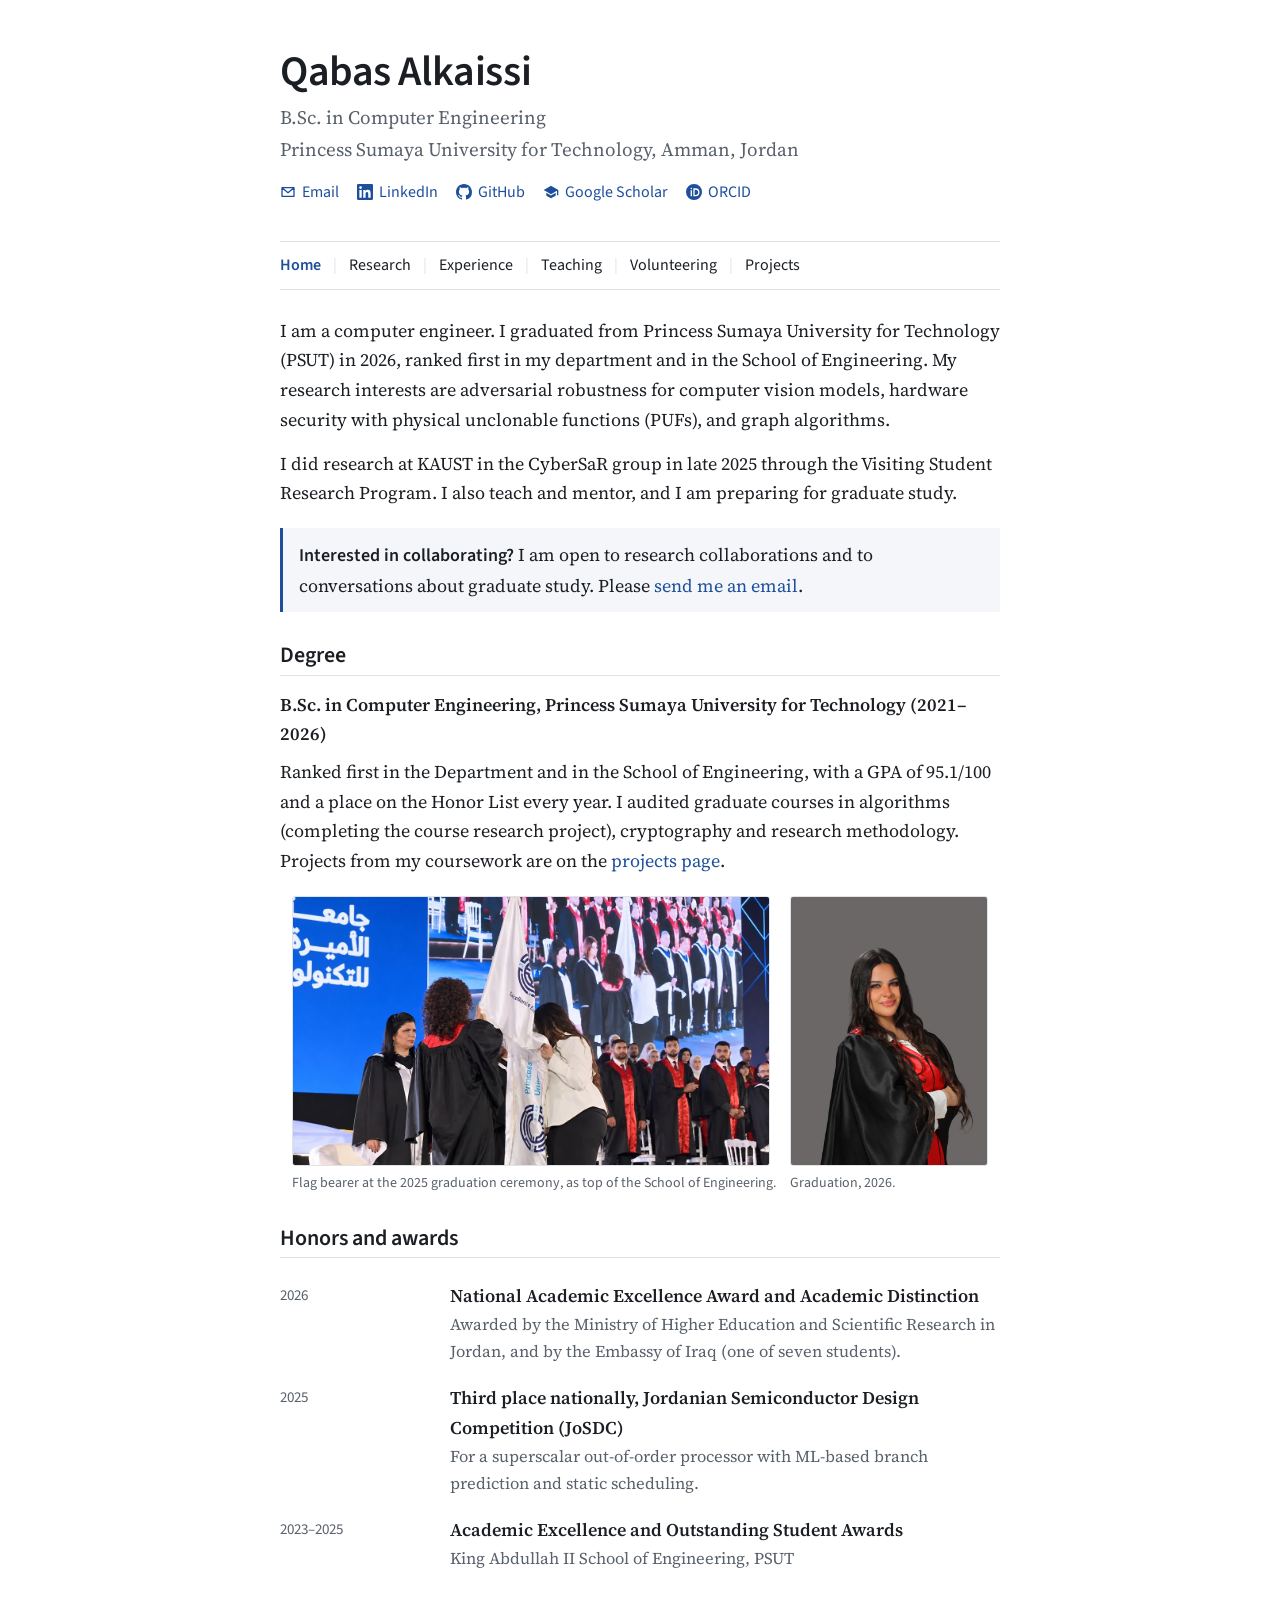
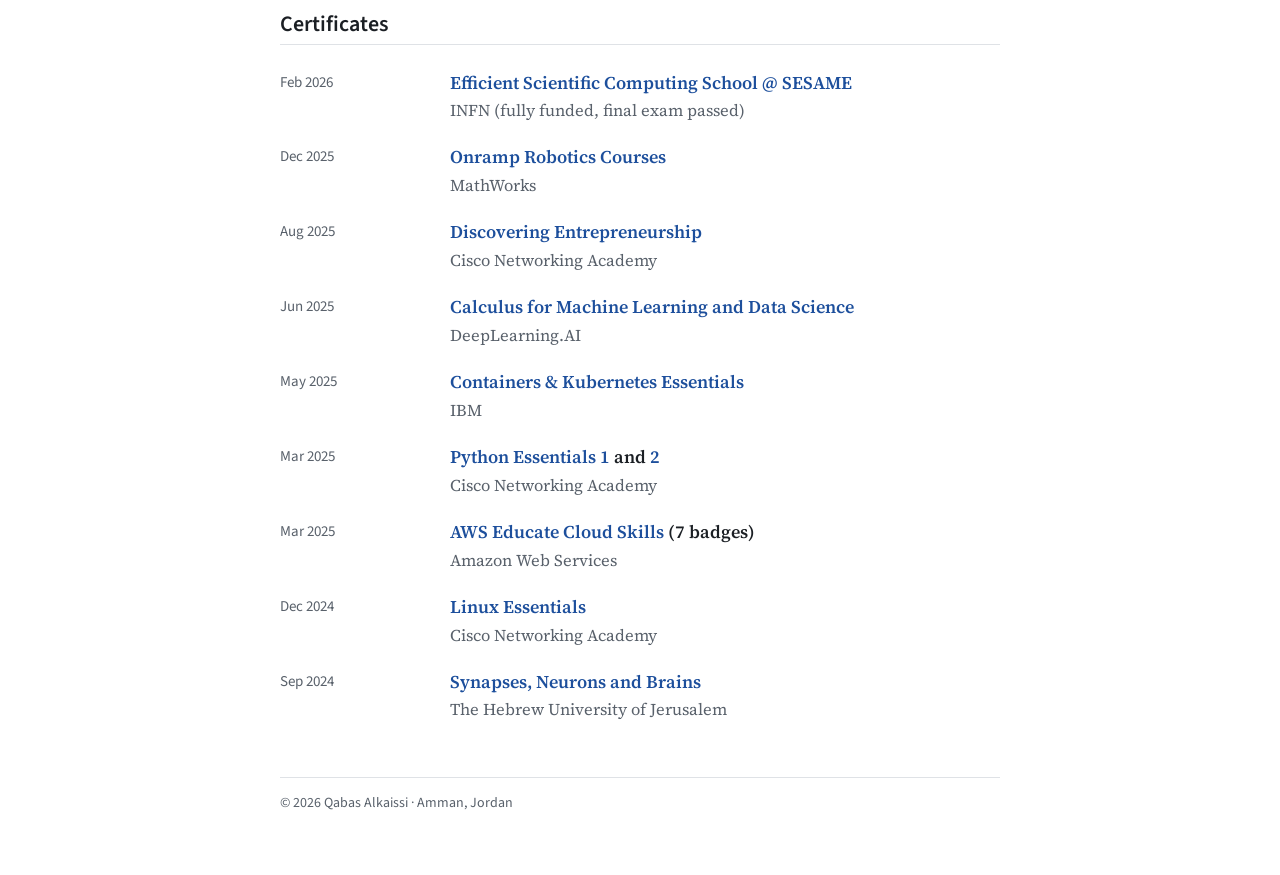
<file: index.html>
<!DOCTYPE html>
<html lang="en">
<head>
<meta charset="utf-8">
<meta name="viewport" content="width=device-width, initial-scale=1">
<title>Qabas Alkaissi</title>
<meta name="description" content="Computer engineer from PSUT (GPA 95.1/100) researching adversarial robustness in vision, PUF hardware security and graph algorithms. Amman, Jordan.">
<link rel="canonical" href="https://qabasak.github.io/">
<meta name="robots" content="index, follow">
<meta name="author" content="Qabas Alkaissi">
<meta property="og:title" content="Qabas Alkaissi">
<meta property="og:description" content="Computer engineer from PSUT (GPA 95.1/100) researching adversarial robustness in vision, PUF hardware security and graph algorithms. Amman, Jordan.">
<meta property="og:type" content="website">
<meta property="og:url" content="https://qabasak.github.io/">
<meta property="og:image" content="https://qabasak.github.io/images/qabas-alkaissi.jpg">
<meta property="og:image:alt" content="Portrait of Qabas Alkaissi in a graduation gown">
<meta name="twitter:card" content="summary">
<meta name="twitter:image" content="https://qabasak.github.io/images/qabas-alkaissi.jpg">
<script type="application/ld+json">
{
  "@context": "https://schema.org",
  "@type": "ProfilePage",
  "url": "https://qabasak.github.io/",
  "mainEntity": {
    "@type": "Person",
    "@id": "https://qabasak.github.io/#person",
    "name": "Qabas Alkaissi",
    "givenName": "Qabas",
    "familyName": "Alkaissi",
    "url": "https://qabasak.github.io/",
    "image": [
      {"@type": "ImageObject", "url": "https://qabasak.github.io/images/psut-flag-bearer-graduation.jpg", "width": 1200, "height": 675, "caption": "Qabas Alkaissi, PSUT flag bearer at the 2025 graduation ceremony"},
      {"@type": "ImageObject", "url": "https://qabasak.github.io/images/qabas-alkaissi.jpg", "width": 640, "height": 875, "caption": "Portrait of Qabas Alkaissi in a graduation gown, 2026"}
    ],
    "description": "Computer engineer working on adversarial robustness for computer vision, hardware security with physical unclonable functions, and graph algorithms.",
    "jobTitle": "System Architect and IT Lead",
    "worksFor": {
      "@type": "Organization",
      "name": "Lumari LLC"
    },
    "alumniOf": {
      "@type": "CollegeOrUniversity",
      "name": "Princess Sumaya University for Technology",
      "sameAs": "https://www.psut.edu.jo/"
    },
    "hasCredential": {
      "@type": "EducationalOccupationalCredential",
      "credentialCategory": "degree",
      "name": "B.Sc. in Computer Engineering",
      "recognizedBy": {
        "@type": "CollegeOrUniversity",
        "name": "Princess Sumaya University for Technology"
      }
    },
    "award": [
      "National Academic Excellence Award, Ministry of Higher Education and Scientific Research, Jordan (2026)",
      "Third place nationally, Jordanian Semiconductor Design Competition (2025)",
      "Ranked first in the Department of Computer Engineering and the School of Engineering, PSUT"
    ],
    "homeLocation": {
      "@type": "Place",
      "address": {
        "@type": "PostalAddress",
        "addressLocality": "Amman",
        "addressCountry": "JO"
      }
    },
    "knowsAbout": [
      "Adversarial machine learning",
      "Computer vision",
      "Physical unclonable functions",
      "Hardware security",
      "Graph algorithms",
      "Biclique enumeration",
      "Jordanian Sign Language"
    ],
    "sameAs": [
      "https://www.linkedin.com/in/qabas-alkaissi",
      "https://github.com/QabasAK",
      "https://orcid.org/0009-0009-9129-5249",
      "https://scholar.google.com/citations?user=SdNXE7MAAAAJ"
    ]
  }
}
</script>
<link rel="icon" href="favicon.svg?v=2" type="image/svg+xml">
<link rel="icon" href="favicon-48.png?v=2" sizes="48x48" type="image/png">
<link rel="preconnect" href="https://fonts.googleapis.com">
<link rel="preconnect" href="https://fonts.gstatic.com" crossorigin>
<link href="https://fonts.googleapis.com/css2?family=Source+Sans+3:wght@400;600&family=Source+Serif+4:ital,wght@0,400;0,600;1,400&display=swap" rel="stylesheet">
<link rel="stylesheet" href="style.css?v=9">
</head>
<body>
<div class="wrap">

<header class="head" id="home">
  <h1>Qabas Alkaissi</h1>
  <p class="role"><span>B.Sc. in Computer Engineering</span><span>Princess Sumaya University for Technology, Amman, Jordan</span></p>
  <p class="contact">
    <a href="mailto:qabaskaissi@gmail.com"><svg viewBox="0 0 24 24" aria-hidden="true" focusable="false"><path class="ln" d="M3 5.5h18v13H3z M3.5 6l8.5 7 8.5-7"/></svg>Email</a>
    <a href="https://www.linkedin.com/in/qabas-alkaissi" rel="me noopener"><svg viewBox="0 0 24 24" aria-hidden="true" focusable="false"><path d="M20.45 20.45h-3.56v-5.57c0-1.33-.02-3.04-1.85-3.04-1.85 0-2.14 1.45-2.14 2.94v5.67H9.35V9h3.41v1.56h.05c.48-.9 1.64-1.85 3.37-1.85 3.6 0 4.27 2.37 4.27 5.46v6.28zM5.34 7.43a2.06 2.06 0 1 1 0-4.13 2.06 2.06 0 0 1 0 4.13zM7.12 20.45H3.56V9h3.56v11.45zM22.22 0H1.77C.79 0 0 .77 0 1.73v20.54C0 23.23.79 24 1.77 24h20.45c.98 0 1.78-.77 1.78-1.73V1.73C24 .77 23.2 0 22.22 0z"/></svg>LinkedIn</a>
    <a href="https://github.com/QabasAK" rel="me noopener"><svg viewBox="0 0 16 16" aria-hidden="true" focusable="false"><path d="M8 0C3.58 0 0 3.58 0 8c0 3.54 2.29 6.53 5.47 7.59.4.07.55-.17.55-.38 0-.19-.01-.82-.01-1.49-2.01.37-2.53-.49-2.69-.94-.09-.23-.48-.94-.82-1.13-.28-.15-.68-.52-.01-.53.63-.01 1.08.58 1.23.82.72 1.21 1.87.87 2.33.66.07-.52.28-.87.51-1.07-1.78-.2-3.64-.89-3.64-3.95 0-.87.31-1.59.82-2.15-.08-.2-.36-1.02.08-2.12 0 0 .67-.21 2.2.82.64-.18 1.32-.27 2-.27.68 0 1.36.09 2 .27 1.53-1.04 2.2-.82 2.2-.82.44 1.1.16 1.92.08 2.12.51.56.82 1.27.82 2.15 0 3.07-1.87 3.75-3.65 3.95.29.25.54.73.54 1.48 0 1.07-.01 1.93-.01 2.2 0 .21.15.46.55.38A8.013 8.013 0 0016 8c0-4.42-3.58-8-8-8z"/></svg>GitHub</a>
    <a href="https://scholar.google.com/citations?user=SdNXE7MAAAAJ&amp;hl=en" rel="me noopener"><svg viewBox="0 0 24 24" aria-hidden="true" focusable="false"><path d="M12 2.5 1 9l11 6.5 9-5.3V17h2V9z M5 13.3v4.2l7 4 7-4v-4.2l-7 4.1z"/></svg>Google Scholar</a>
    <a href="https://orcid.org/0009-0009-9129-5249" rel="me noopener"><svg viewBox="0 0 24 24" aria-hidden="true" focusable="false"><path fill-rule="evenodd" d="M12 0a12 12 0 1 1 0 24 12 12 0 0 1 0-24zM7 9.5v9h2v-9zM8 5.5a1.25 1.25 0 1 0 0 2.5 1.25 1.25 0 0 0 0-2.5zM11 6.5v12h3.2a6 6 0 0 0 0-12zm2 2h1.2a4 4 0 0 1 0 8H13z"/></svg>ORCID</a>
  </p>
</header>

<nav class="menu" aria-label="Main">
  <a href="./" aria-current="page">Home</a><a href="research.html">Research</a><a href="experience.html">Experience</a><a href="teaching.html">Teaching</a><a href="volunteering.html">Volunteering</a><a href="projects.html">Projects</a>
</nav>

<main>
  <section id="about" style="padding-top:18px">
    <p>I am a computer engineer. I graduated from Princess Sumaya University for Technology (PSUT) in 2026, ranked first in my department and in the School of Engineering. My research interests are adversarial robustness for computer vision models, hardware security with physical unclonable functions (PUFs), and graph algorithms.</p>
    <p>I did research at KAUST in the CyberSaR group in late 2025 through the Visiting Student Research Program. I also teach and mentor, and I am preparing for graduate study.</p>
    <div class="note">
      <b>Interested in collaborating?</b> I am open to research collaborations and to conversations about graduate study. Please <a href="mailto:qabaskaissi@gmail.com">send me an email</a>.
    </div>
  </section>

  <section id="degree">
    <h2>Degree</h2>
    <div class="t" style="font-weight:600">B.Sc. in Computer Engineering, Princess Sumaya University for Technology (2021&ndash;2026)</div>
    <p style="margin-top:8px">Ranked first in the Department and in the School of Engineering, with a GPA of 95.1/100 and a place on the Honor List every year. I audited graduate courses in algorithms (completing the course research project), cryptography and research methodology. Projects from my coursework are on the <a href="projects.html">projects page</a>.</p>
    <div class="pair">
      <figure class="fig">
        <img src="images/psut-flag-bearer-graduation.jpg" width="1200" height="675" alt="Qabas Alkaissi receiving the PSUT flag as flag bearer at the 2025 graduation ceremony">
        <figcaption>Flag bearer at the 2025 graduation ceremony, as top of the School of Engineering.</figcaption>
      </figure>
      <figure class="fig">
        <img src="images/qabas-alkaissi.jpg" width="640" height="875" alt="Portrait of Qabas Alkaissi in a graduation gown">
        <figcaption>Graduation, 2026.</figcaption>
      </figure>
    </div>
  </section>

  <section id="honors">
    <h2>Honors and awards</h2>
    <div class="entry"><div class="when">2026</div><div><div class="t">National Academic Excellence Award and Academic Distinction</div><div class="m">Awarded by the Ministry of Higher Education and Scientific Research in Jordan, and by the Embassy of Iraq (one of seven students).</div></div></div>
    <div class="entry"><div class="when">2025</div><div><div class="t">Third place nationally, Jordanian Semiconductor Design Competition (JoSDC)</div><div class="m">For a superscalar out-of-order processor with ML-based branch prediction and static scheduling.</div></div></div>
    <div class="entry"><div class="when">2023&ndash;2025</div><div><div class="t">Academic Excellence and Outstanding Student Awards</div><div class="m">King Abdullah II School of Engineering, PSUT</div></div></div>
  </section>

  <section id="certificates">
    <h2>Certificates</h2>
    <div class="entry"><div class="when">Feb 2026</div><div><div class="t"><a href="https://drive.google.com/file/d/1KsSQlKHPIOl-Strzzf1Lf2AAh1c3EjXA/view?usp=sharing" rel="noopener">Efficient Scientific Computing School @ SESAME</a></div><div class="m">INFN (fully funded, final exam passed)</div></div></div><div class="entry"><div class="when">Dec 2025</div><div><div class="t"><a href="https://docs.google.com/document/d/1DqWj2jYjm6a-ilqxs631-PgmGqwGXL-zB8pHyVp3VzI/edit?usp=sharing" rel="noopener">Onramp Robotics Courses</a></div><div class="m">MathWorks</div></div></div><div class="entry"><div class="when">Aug 2025</div><div><div class="t"><a href="https://www.credly.com/badges/ccf55225-20fe-4487-a872-83b054976ce2" rel="noopener">Discovering Entrepreneurship</a></div><div class="m">Cisco Networking Academy</div></div></div><div class="entry"><div class="when">Jun 2025</div><div><div class="t"><a href="https://coursera.org/share/112f1e2f51f2dcf58916c6be5112e2d5" rel="noopener">Calculus for Machine Learning and Data Science</a></div><div class="m">DeepLearning.AI</div></div></div><div class="entry"><div class="when">May 2025</div><div><div class="t"><a href="https://www.credly.com/badges/8c4afff0-1f45-4afa-a839-3346c05ccb63/public_url" rel="noopener">Containers &amp; Kubernetes Essentials</a></div><div class="m">IBM</div></div></div><div class="entry"><div class="when">Mar 2025</div><div><div class="t"><a href="https://www.credly.com/badges/07e87f5a-f3cb-4017-a76b-52dfafdef01c/public_url" rel="noopener">Python Essentials 1</a> and <a href="https://www.credly.com/badges/79f05c8b-e39c-4d1c-a176-fd1fb200c897/public_url" rel="noopener">2</a></div><div class="m">Cisco Networking Academy</div></div></div><div class="entry"><div class="when">Mar 2025</div><div><div class="t"><a href="https://docs.google.com/document/d/1VJkznPwQ0_r_rjmNCAARrxCxtmoNW_SE-gM5Js8wILM/edit?usp=sharing" rel="noopener">AWS Educate Cloud Skills</a> (7 badges)</div><div class="m">Amazon Web Services</div></div></div><div class="entry"><div class="when">Dec 2024</div><div><div class="t"><a href="https://www.credly.com/badges/763d7537-8e38-4011-b355-f292a292ce44/public_url" rel="noopener">Linux Essentials</a></div><div class="m">Cisco Networking Academy</div></div></div><div class="entry"><div class="when">Sep 2024</div><div><div class="t"><a href="https://drive.google.com/file/d/11K-oI3lFG9IIRNNX3bEPEfFkydle8LcC/view?usp=sharing" rel="noopener">Synapses, Neurons and Brains</a></div><div class="m">The Hebrew University of Jerusalem</div></div></div>
  </section>
</main>

<footer>&copy; <span id="year">2026</span> Qabas Alkaissi &middot; Amman, Jordan</footer>

</div>
<script>try{document.getElementById('year').textContent=new Date().getFullYear();}catch(e){}</script>

</body>
</html>
</file>
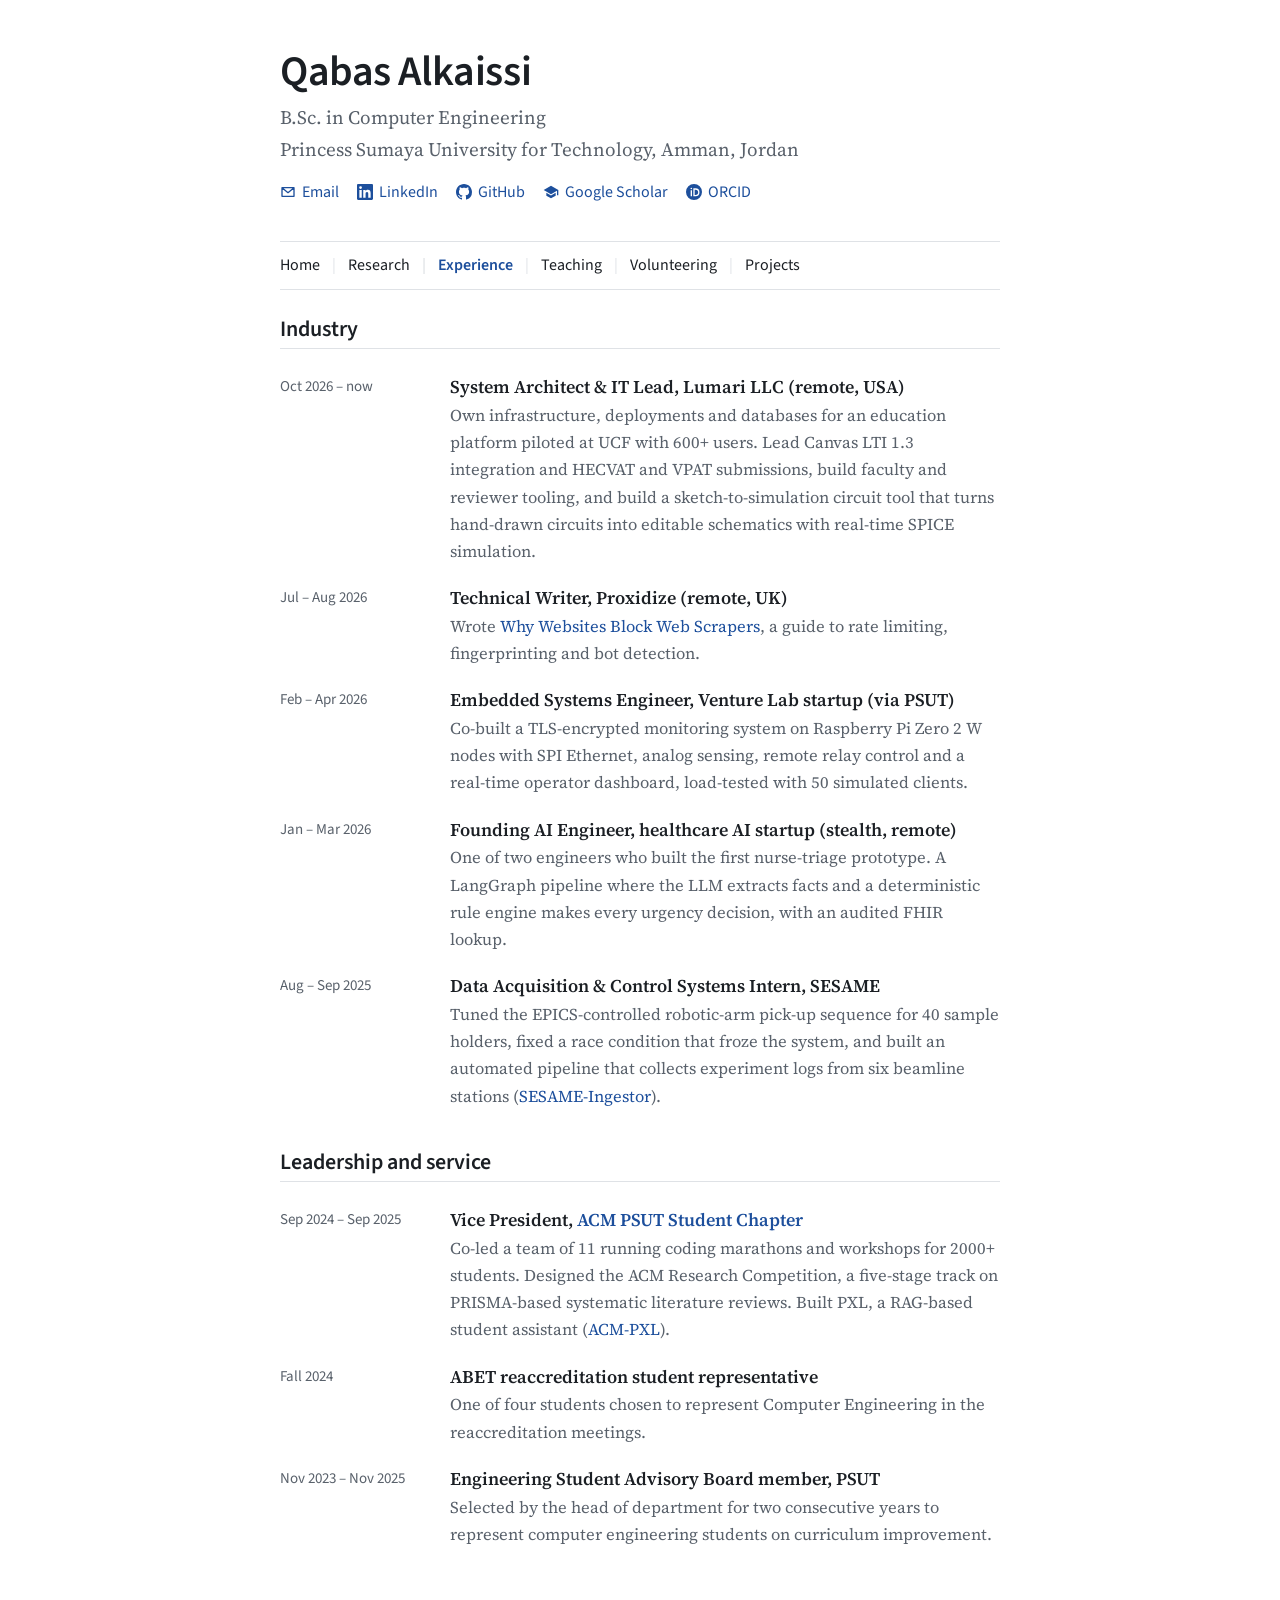
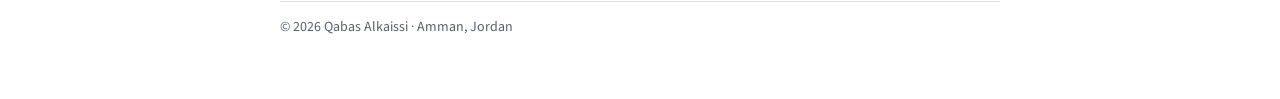
<file: experience.html>
<!DOCTYPE html>
<html lang="en">
<head>
<meta charset="utf-8">
<meta name="viewport" content="width=device-width, initial-scale=1">
<title>Experience | Qabas Alkaissi</title>
<meta name="description" content="Experience of Qabas Alkaissi: Lumari, SESAME, embedded and AI engineering roles, and leadership at ACM PSUT.">
<link rel="canonical" href="https://qabasak.github.io/experience.html">
<meta name="robots" content="index, follow">
<meta name="author" content="Qabas Alkaissi">
<meta property="og:title" content="Experience | Qabas Alkaissi">
<meta property="og:description" content="Experience of Qabas Alkaissi: Lumari, SESAME, embedded and AI engineering roles, and leadership at ACM PSUT.">
<meta property="og:type" content="website">
<meta property="og:url" content="https://qabasak.github.io/experience.html">
<meta property="og:image" content="https://qabasak.github.io/images/qabas-alkaissi.jpg">
<meta property="og:image:alt" content="Portrait of Qabas Alkaissi in a graduation gown">
<meta name="twitter:card" content="summary">
<meta name="twitter:image" content="https://qabasak.github.io/images/qabas-alkaissi.jpg">
<link rel="icon" href="favicon.svg?v=2" type="image/svg+xml">
<link rel="icon" href="favicon-48.png?v=2" sizes="48x48" type="image/png">
<link rel="preconnect" href="https://fonts.googleapis.com">
<link rel="preconnect" href="https://fonts.gstatic.com" crossorigin>
<link href="https://fonts.googleapis.com/css2?family=Source+Sans+3:wght@400;600&family=Source+Serif+4:ital,wght@0,400;0,600;1,400&display=swap" rel="stylesheet">
<link rel="stylesheet" href="style.css?v=9">
</head>
<body>
<div class="wrap">

<header class="head" id="top">
  <h1 class="sr-only">Experience</h1>
  <p class="name"><a href="./">Qabas Alkaissi</a></p>
  <p class="role"><span>B.Sc. in Computer Engineering</span><span>Princess Sumaya University for Technology, Amman, Jordan</span></p>
  <p class="contact">
    <a href="mailto:qabaskaissi@gmail.com"><svg viewBox="0 0 24 24" aria-hidden="true" focusable="false"><path class="ln" d="M3 5.5h18v13H3z M3.5 6l8.5 7 8.5-7"/></svg>Email</a>
    <a href="https://www.linkedin.com/in/qabas-alkaissi" rel="me noopener"><svg viewBox="0 0 24 24" aria-hidden="true" focusable="false"><path d="M20.45 20.45h-3.56v-5.57c0-1.33-.02-3.04-1.85-3.04-1.85 0-2.14 1.45-2.14 2.94v5.67H9.35V9h3.41v1.56h.05c.48-.9 1.64-1.85 3.37-1.85 3.6 0 4.27 2.37 4.27 5.46v6.28zM5.34 7.43a2.06 2.06 0 1 1 0-4.13 2.06 2.06 0 0 1 0 4.13zM7.12 20.45H3.56V9h3.56v11.45zM22.22 0H1.77C.79 0 0 .77 0 1.73v20.54C0 23.23.79 24 1.77 24h20.45c.98 0 1.78-.77 1.78-1.73V1.73C24 .77 23.2 0 22.22 0z"/></svg>LinkedIn</a>
    <a href="https://github.com/QabasAK" rel="me noopener"><svg viewBox="0 0 16 16" aria-hidden="true" focusable="false"><path d="M8 0C3.58 0 0 3.58 0 8c0 3.54 2.29 6.53 5.47 7.59.4.07.55-.17.55-.38 0-.19-.01-.82-.01-1.49-2.01.37-2.53-.49-2.69-.94-.09-.23-.48-.94-.82-1.13-.28-.15-.68-.52-.01-.53.63-.01 1.08.58 1.23.82.72 1.21 1.87.87 2.33.66.07-.52.28-.87.51-1.07-1.78-.2-3.64-.89-3.64-3.95 0-.87.31-1.59.82-2.15-.08-.2-.36-1.02.08-2.12 0 0 .67-.21 2.2.82.64-.18 1.32-.27 2-.27.68 0 1.36.09 2 .27 1.53-1.04 2.2-.82 2.2-.82.44 1.1.16 1.92.08 2.12.51.56.82 1.27.82 2.15 0 3.07-1.87 3.75-3.65 3.95.29.25.54.73.54 1.48 0 1.07-.01 1.93-.01 2.2 0 .21.15.46.55.38A8.013 8.013 0 0016 8c0-4.42-3.58-8-8-8z"/></svg>GitHub</a>
    <a href="https://scholar.google.com/citations?user=SdNXE7MAAAAJ&amp;hl=en" rel="me noopener"><svg viewBox="0 0 24 24" aria-hidden="true" focusable="false"><path d="M12 2.5 1 9l11 6.5 9-5.3V17h2V9z M5 13.3v4.2l7 4 7-4v-4.2l-7 4.1z"/></svg>Google Scholar</a>
    <a href="https://orcid.org/0009-0009-9129-5249" rel="me noopener"><svg viewBox="0 0 24 24" aria-hidden="true" focusable="false"><path fill-rule="evenodd" d="M12 0a12 12 0 1 1 0 24 12 12 0 0 1 0-24zM7 9.5v9h2v-9zM8 5.5a1.25 1.25 0 1 0 0 2.5 1.25 1.25 0 0 0 0-2.5zM11 6.5v12h3.2a6 6 0 0 0 0-12zm2 2h1.2a4 4 0 0 1 0 8H13z"/></svg>ORCID</a>
  </p>
</header>

<nav class="menu" aria-label="Main">
  <a href="./">Home</a><a href="research.html">Research</a><a href="experience.html" aria-current="page">Experience</a><a href="teaching.html">Teaching</a><a href="volunteering.html">Volunteering</a><a href="projects.html">Projects</a>
</nav>

<main>
  <section id="work" style="padding-top:18px">
    <h2>Industry</h2>
    <div class="entry"><div class="when">Oct 2026 &ndash; now</div><div><div class="t">System Architect &amp; IT Lead, Lumari LLC (remote, USA)</div><div class="m">Own infrastructure, deployments and databases for an education platform piloted at UCF with 600+ users. Lead Canvas LTI 1.3 integration and HECVAT and VPAT submissions, build faculty and reviewer tooling, and build a sketch-to-simulation circuit tool that turns hand-drawn circuits into editable schematics with real-time SPICE simulation.</div></div></div>
    <div class="entry"><div class="when">Jul &ndash; Aug 2026</div><div><div class="t">Technical Writer, Proxidize (remote, UK)</div><div class="m">Wrote <a href="https://proxidize.com/blog/why-websites-block-web-scrapers/" rel="noopener">Why Websites Block Web Scrapers</a>, a guide to rate limiting, fingerprinting and bot detection.</div></div></div>
    <div class="entry"><div class="when">Feb &ndash; Apr 2026</div><div><div class="t">Embedded Systems Engineer, Venture Lab startup (via PSUT)</div><div class="m">Co-built a TLS-encrypted monitoring system on Raspberry Pi Zero 2 W nodes with SPI Ethernet, analog sensing, remote relay control and a real-time operator dashboard, load-tested with 50 simulated clients.</div></div></div>
    <div class="entry"><div class="when">Jan &ndash; Mar 2026</div><div><div class="t">Founding AI Engineer, healthcare AI startup (stealth, remote)</div><div class="m">One of two engineers who built the first nurse-triage prototype. A LangGraph pipeline where the LLM extracts facts and a deterministic rule engine makes every urgency decision, with an audited FHIR lookup.</div></div></div>
    <div class="entry"><div class="when">Aug &ndash; Sep 2025</div><div><div class="t">Data Acquisition &amp; Control Systems Intern, SESAME</div><div class="m">Tuned the EPICS-controlled robotic-arm pick-up sequence for 40 sample holders, fixed a race condition that froze the system, and built an automated pipeline that collects experiment logs from six beamline stations (<a href="https://github.com/QabasAK/SESAME-Ingestor" rel="noopener">SESAME-Ingestor</a>).</div></div></div>
  </section>


  <section id="leadership">
    <h2>Leadership and service</h2>
    <div class="entry"><div class="when">Sep 2024 &ndash; Sep 2025</div><div><div class="t">Vice President, <a href="https://psutsc.acm.org/" rel="noopener">ACM PSUT Student Chapter</a></div><div class="m">Co-led a team of 11 running coding marathons and workshops for 2000+ students. Designed the ACM Research Competition, a five-stage track on PRISMA-based systematic literature reviews. Built PXL, a RAG-based student assistant (<a href="https://github.com/QabasAK/ACM-PXL" rel="noopener">ACM-PXL</a>).</div></div></div>
    <div class="entry"><div class="when">Fall 2024</div><div><div class="t">ABET reaccreditation student representative</div><div class="m">One of four students chosen to represent Computer Engineering in the reaccreditation meetings.</div></div></div>
    <div class="entry"><div class="when">Nov 2023 &ndash; Nov 2025</div><div><div class="t">Engineering Student Advisory Board member, PSUT</div><div class="m">Selected by the head of department for two consecutive years to represent computer engineering students on curriculum improvement.</div></div></div>
  </section>
</main>

<footer>&copy; <span id="year">2026</span> Qabas Alkaissi &middot; Amman, Jordan</footer>

</div>
<script>try{document.getElementById('year').textContent=new Date().getFullYear();}catch(e){}</script>

</body>
</html>
</file>
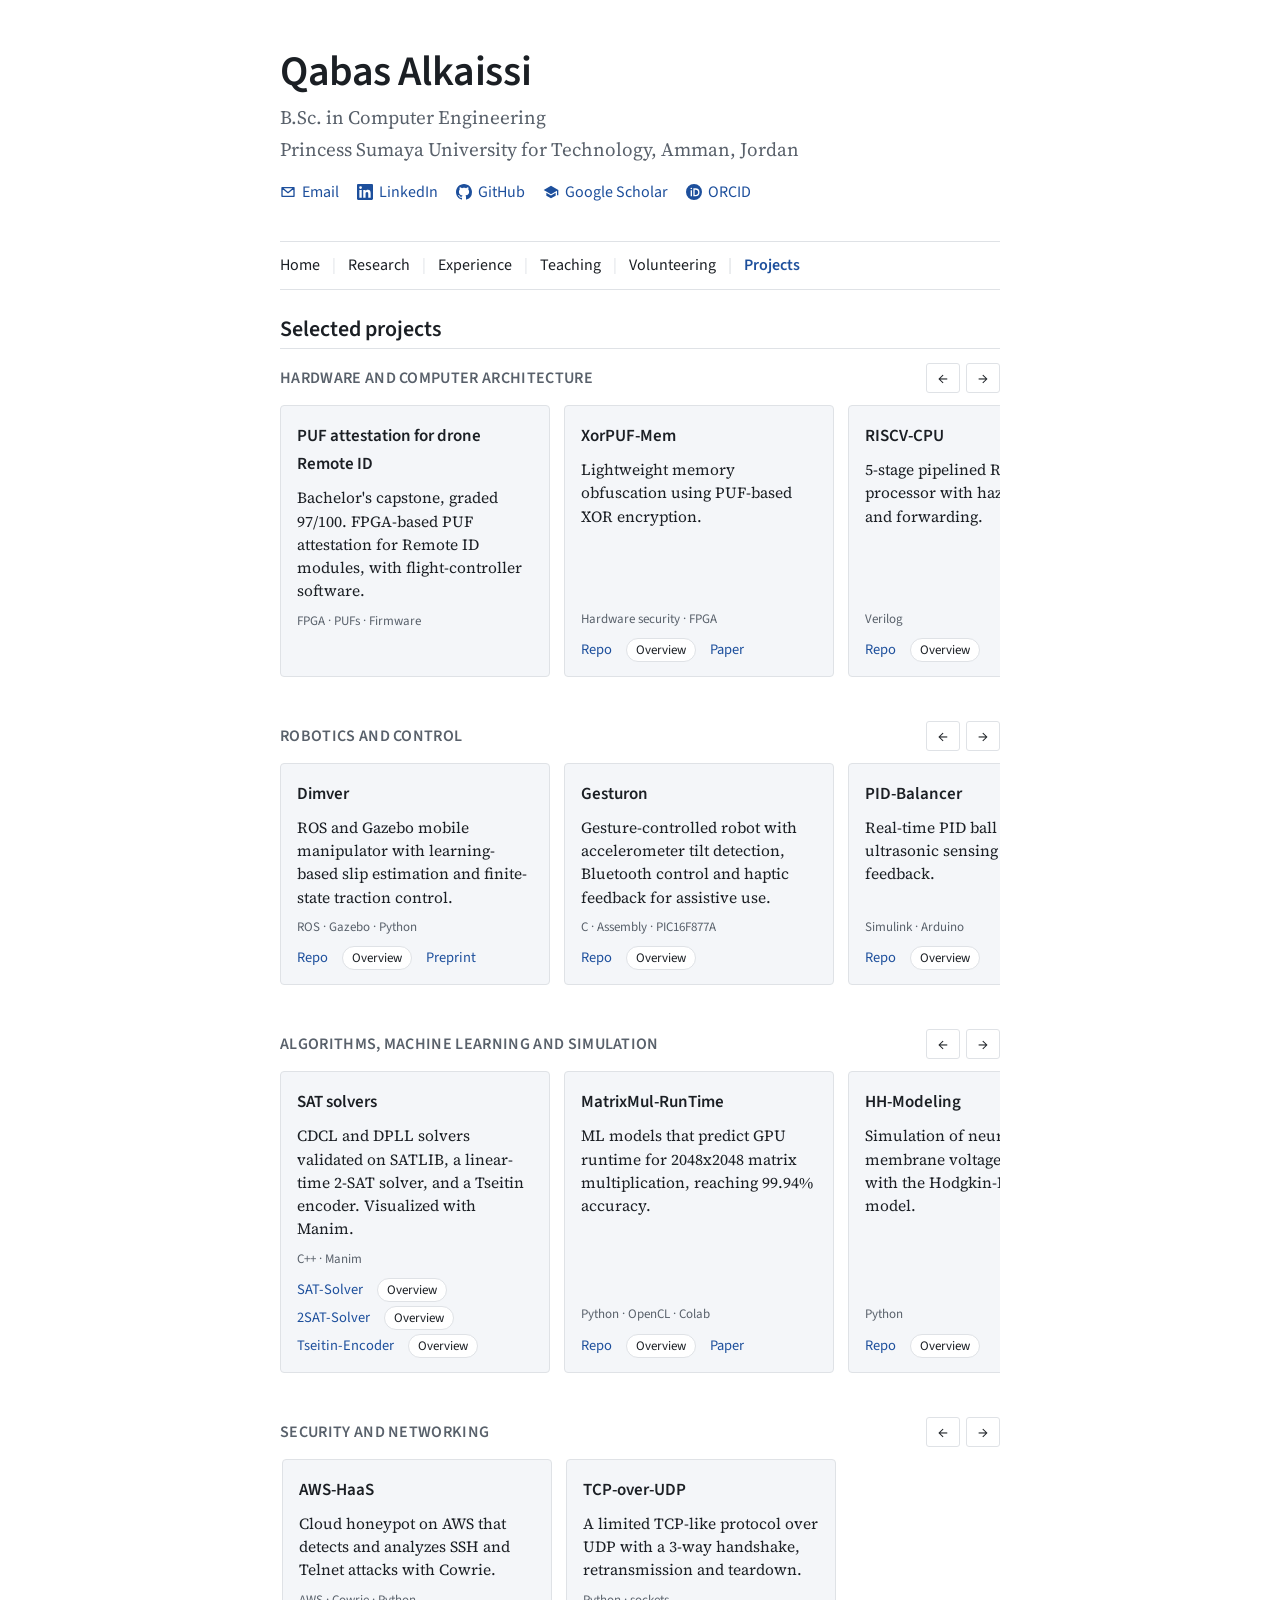
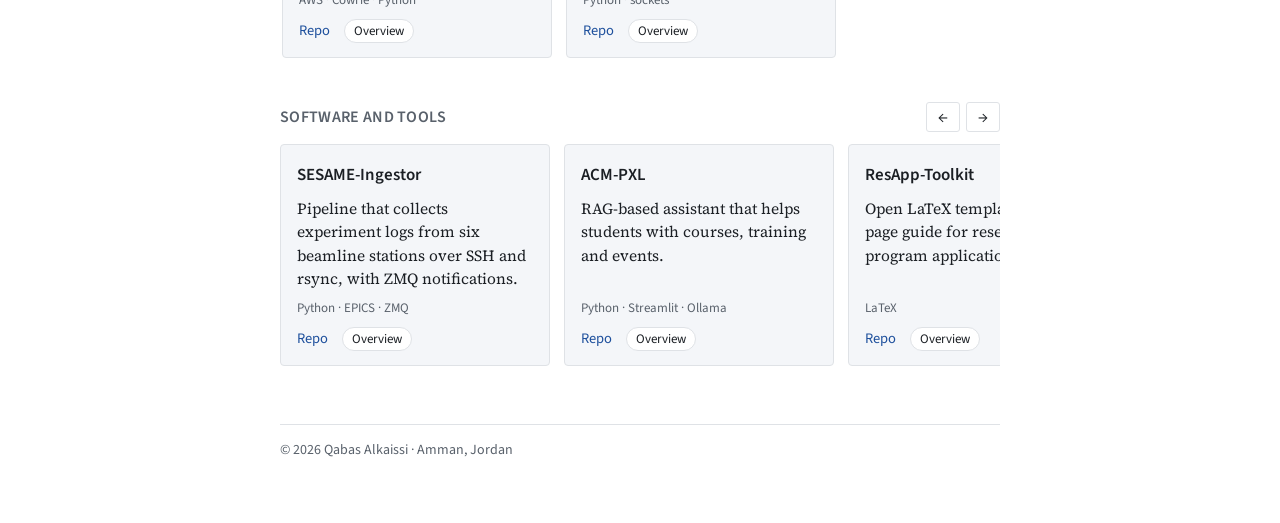
<file: projects.html>
<!DOCTYPE html>
<html lang="en">
<head>
<meta charset="utf-8">
<meta name="viewport" content="width=device-width, initial-scale=1">
<title>Projects | Qabas Alkaissi</title>
<meta name="description" content="Projects by Qabas Alkaissi: PUF attestation, SAT solvers, RISC-V and superscalar processors, honeypots, robotics and more, with GitHub repo previews.">
<link rel="canonical" href="https://qabasak.github.io/projects.html">
<meta name="robots" content="index, follow">
<meta name="author" content="Qabas Alkaissi">
<meta property="og:title" content="Projects | Qabas Alkaissi">
<meta property="og:description" content="Projects by Qabas Alkaissi: PUF attestation, SAT solvers, RISC-V and superscalar processors, honeypots, robotics and more, with GitHub repo previews.">
<meta property="og:type" content="website">
<meta property="og:url" content="https://qabasak.github.io/projects.html">
<meta property="og:image" content="https://qabasak.github.io/images/qabas-alkaissi.jpg">
<meta property="og:image:alt" content="Portrait of Qabas Alkaissi in a graduation gown">
<meta name="twitter:card" content="summary">
<meta name="twitter:image" content="https://qabasak.github.io/images/qabas-alkaissi.jpg">
<link rel="icon" href="favicon.svg?v=2" type="image/svg+xml">
<link rel="icon" href="favicon-48.png?v=2" sizes="48x48" type="image/png">
<link rel="preconnect" href="https://fonts.googleapis.com">
<link rel="preconnect" href="https://fonts.gstatic.com" crossorigin>
<link href="https://fonts.googleapis.com/css2?family=Source+Sans+3:wght@400;600&family=Source+Serif+4:ital,wght@0,400;0,600;1,400&display=swap" rel="stylesheet">
<link rel="stylesheet" href="style.css?v=9">
</head>
<body>
<div class="wrap">

<header class="head" id="top">
  <h1 class="sr-only">Projects</h1>
  <p class="name"><a href="./">Qabas Alkaissi</a></p>
  <p class="role"><span>B.Sc. in Computer Engineering</span><span>Princess Sumaya University for Technology, Amman, Jordan</span></p>
  <p class="contact">
    <a href="mailto:qabaskaissi@gmail.com"><svg viewBox="0 0 24 24" aria-hidden="true" focusable="false"><path class="ln" d="M3 5.5h18v13H3z M3.5 6l8.5 7 8.5-7"/></svg>Email</a>
    <a href="https://www.linkedin.com/in/qabas-alkaissi" rel="me noopener"><svg viewBox="0 0 24 24" aria-hidden="true" focusable="false"><path d="M20.45 20.45h-3.56v-5.57c0-1.33-.02-3.04-1.85-3.04-1.85 0-2.14 1.45-2.14 2.94v5.67H9.35V9h3.41v1.56h.05c.48-.9 1.64-1.85 3.37-1.85 3.6 0 4.27 2.37 4.27 5.46v6.28zM5.34 7.43a2.06 2.06 0 1 1 0-4.13 2.06 2.06 0 0 1 0 4.13zM7.12 20.45H3.56V9h3.56v11.45zM22.22 0H1.77C.79 0 0 .77 0 1.73v20.54C0 23.23.79 24 1.77 24h20.45c.98 0 1.78-.77 1.78-1.73V1.73C24 .77 23.2 0 22.22 0z"/></svg>LinkedIn</a>
    <a href="https://github.com/QabasAK" rel="me noopener"><svg viewBox="0 0 16 16" aria-hidden="true" focusable="false"><path d="M8 0C3.58 0 0 3.58 0 8c0 3.54 2.29 6.53 5.47 7.59.4.07.55-.17.55-.38 0-.19-.01-.82-.01-1.49-2.01.37-2.53-.49-2.69-.94-.09-.23-.48-.94-.82-1.13-.28-.15-.68-.52-.01-.53.63-.01 1.08.58 1.23.82.72 1.21 1.87.87 2.33.66.07-.52.28-.87.51-1.07-1.78-.2-3.64-.89-3.64-3.95 0-.87.31-1.59.82-2.15-.08-.2-.36-1.02.08-2.12 0 0 .67-.21 2.2.82.64-.18 1.32-.27 2-.27.68 0 1.36.09 2 .27 1.53-1.04 2.2-.82 2.2-.82.44 1.1.16 1.92.08 2.12.51.56.82 1.27.82 2.15 0 3.07-1.87 3.75-3.65 3.95.29.25.54.73.54 1.48 0 1.07-.01 1.93-.01 2.2 0 .21.15.46.55.38A8.013 8.013 0 0016 8c0-4.42-3.58-8-8-8z"/></svg>GitHub</a>
    <a href="https://scholar.google.com/citations?user=SdNXE7MAAAAJ&amp;hl=en" rel="me noopener"><svg viewBox="0 0 24 24" aria-hidden="true" focusable="false"><path d="M12 2.5 1 9l11 6.5 9-5.3V17h2V9z M5 13.3v4.2l7 4 7-4v-4.2l-7 4.1z"/></svg>Google Scholar</a>
    <a href="https://orcid.org/0009-0009-9129-5249" rel="me noopener"><svg viewBox="0 0 24 24" aria-hidden="true" focusable="false"><path fill-rule="evenodd" d="M12 0a12 12 0 1 1 0 24 12 12 0 0 1 0-24zM7 9.5v9h2v-9zM8 5.5a1.25 1.25 0 1 0 0 2.5 1.25 1.25 0 0 0 0-2.5zM11 6.5v12h3.2a6 6 0 0 0 0-12zm2 2h1.2a4 4 0 0 1 0 8H13z"/></svg>ORCID</a>
  </p>
</header>

<nav class="menu" aria-label="Main">
  <a href="./">Home</a><a href="research.html">Research</a><a href="experience.html">Experience</a><a href="teaching.html">Teaching</a><a href="volunteering.html">Volunteering</a><a href="projects.html" aria-current="page">Projects</a>
</nav>

<main>
  <section id="projects" style="padding-top:18px">
    <h2>Selected projects</h2>
    <div class="group">
      <div class="scroller-bar"><h3 class="gt">Hardware and computer architecture</h3><span class="arrows"><button type="button" class="prev" aria-label="Previous in Hardware and computer architecture">&larr;</button><button type="button" class="next" aria-label="Next in Hardware and computer architecture">&rarr;</button></span></div>
      <div class="scroller" role="list" tabindex="0" aria-label="Hardware and computer architecture">
      <article class="card" role="listitem">
        <h3>PUF attestation for drone Remote ID</h3>
        <p>Bachelor's capstone, graded 97/100. FPGA-based PUF attestation for Remote ID modules, with flight-controller software.</p>
        <div class="stk">FPGA &middot; PUFs &middot; Firmware</div>
        <div class="lk"></div>
      </article>
      <article class="card" role="listitem">
        <h3>XorPUF-Mem</h3>
        <p>Lightweight memory obfuscation using PUF-based XOR encryption.</p>
        <div class="stk">Hardware security &middot; FPGA</div>
        <div class="lk"><a href="https://github.com/QabasAK/XorPUF-Mem" rel="noopener">Repo</a><button type="button" class="ov" data-repo="QabasAK/XorPUF-Mem" aria-label="Overview of XorPUF-Mem" aria-controls="overview">Overview</button> <a href="https://doi.org/10.1109/AEECT69724.2026.11657825" rel="noopener">Paper</a></div>
      </article>
      <article class="card" role="listitem">
        <h3>RISCV-CPU</h3>
        <p>5-stage pipelined RISC-V processor with hazard detection and forwarding.</p>
        <div class="stk">Verilog</div>
        <div class="lk"><a href="https://github.com/QabasAK/RISCV-CPU" rel="noopener">Repo</a><button type="button" class="ov" data-repo="QabasAK/RISCV-CPU" aria-label="Overview of RISCV-CPU" aria-controls="overview">Overview</button></div>
      </article>
      <article class="card" role="listitem">
        <h3>JoSDC-SILICORE</h3>
        <p>Superscalar processor for JoSDC'24 with a C# static scheduler and a logistic-regression branch predictor (97.62% F1).</p>
        <div class="stk">Python &middot; C# &middot; Verilog</div>
        <div class="lk"><a href="https://github.com/QabasAK/JoSDC-SILICORE" rel="noopener">Repo</a><button type="button" class="ov" data-repo="QabasAK/JoSDC-SILICORE" aria-label="Overview of JoSDC-SILICORE" aria-controls="overview">Overview</button></div>
      </article>
      <article class="card" role="listitem">
        <h3>GLADE-FullAdder</h3>
        <p>Transistor-level CMOS full adder, verified with DRC, LVS, LPE and Spice3.</p>
        <div class="stk">GLADE &middot; Spice3</div>
        <div class="lk"><a href="https://github.com/QabasAK/GLADE-FullAdder" rel="noopener">Repo</a><button type="button" class="ov" data-repo="QabasAK/GLADE-FullAdder" aria-label="Overview of GLADE-FullAdder" aria-controls="overview">Overview</button></div>
      </article>
      <article class="card" role="listitem">
        <h3>8086-Quiz</h3>
        <p>8086 assembly quiz game with authentication, randomized questions, a timer and a scoreboard.</p>
        <div class="stk">Assembly &middot; emu8086</div>
        <div class="lk"><a href="https://github.com/QabasAK/8086-Quiz" rel="noopener">Repo</a><button type="button" class="ov" data-repo="QabasAK/8086-Quiz" aria-label="Overview of 8086-Quiz" aria-controls="overview">Overview</button></div>
      </article>
      <article class="card" role="listitem">
        <h3>8086-LEDSelector</h3>
        <p>Keypad-driven LED pattern selector using the 8086, 8255 PPI and Proteus.</p>
        <div class="stk">Assembly &middot; 8255 PPI &middot; Proteus</div>
        <div class="lk"><a href="https://github.com/QabasAK/8086-LEDSelector" rel="noopener">Repo</a><button type="button" class="ov" data-repo="QabasAK/8086-LEDSelector" aria-label="Overview of 8086-LEDSelector" aria-controls="overview">Overview</button></div>
      </article>
      </div>
    </div>
    <div class="group">
      <div class="scroller-bar"><h3 class="gt">Robotics and control</h3><span class="arrows"><button type="button" class="prev" aria-label="Previous in Robotics and control">&larr;</button><button type="button" class="next" aria-label="Next in Robotics and control">&rarr;</button></span></div>
      <div class="scroller" role="list" tabindex="0" aria-label="Robotics and control">
      <article class="card" role="listitem">
        <h3>Dimver</h3>
        <p>ROS and Gazebo mobile manipulator with learning-based slip estimation and finite-state traction control.</p>
        <div class="stk">ROS &middot; Gazebo &middot; Python</div>
        <div class="lk"><a href="https://github.com/AlanoudAlsalem/Dimver" rel="noopener">Repo</a><button type="button" class="ov" data-repo="AlanoudAlsalem/Dimver" aria-label="Overview of Dimver" aria-controls="overview">Overview</button> <a href="https://doi.org/10.31224/8422" rel="noopener">Preprint</a></div>
      </article>
      <article class="card" role="listitem">
        <h3>Gesturon</h3>
        <p>Gesture-controlled robot with accelerometer tilt detection, Bluetooth control and haptic feedback for assistive use.</p>
        <div class="stk">C &middot; Assembly &middot; PIC16F877A</div>
        <div class="lk"><a href="https://github.com/QabasAK/Gesturon" rel="noopener">Repo</a><button type="button" class="ov" data-repo="QabasAK/Gesturon" aria-label="Overview of Gesturon" aria-controls="overview">Overview</button></div>
      </article>
      <article class="card" role="listitem">
        <h3>PID-Balancer</h3>
        <p>Real-time PID ball balancer with ultrasonic sensing and servo feedback.</p>
        <div class="stk">Simulink &middot; Arduino</div>
        <div class="lk"><a href="https://github.com/QabasAK/PID-Balancer" rel="noopener">Repo</a><button type="button" class="ov" data-repo="QabasAK/PID-Balancer" aria-label="Overview of PID-Balancer" aria-controls="overview">Overview</button></div>
      </article>
      </div>
    </div>
    <div class="group">
      <div class="scroller-bar"><h3 class="gt">Algorithms, machine learning and simulation</h3><span class="arrows"><button type="button" class="prev" aria-label="Previous in Algorithms, machine learning and simulation">&larr;</button><button type="button" class="next" aria-label="Next in Algorithms, machine learning and simulation">&rarr;</button></span></div>
      <div class="scroller" role="list" tabindex="0" aria-label="Algorithms, machine learning and simulation">
      <article class="card" role="listitem">
        <h3>SAT solvers</h3>
        <p>CDCL and DPLL solvers validated on SATLIB, a linear-time 2-SAT solver, and a Tseitin encoder. Visualized with Manim.</p>
        <div class="stk">C++ &middot; Manim</div>
        <div class="lk"><a href="https://github.com/QabasAK/SAT-Solver" rel="noopener">SAT-Solver</a><button type="button" class="ov" data-repo="QabasAK/SAT-Solver" aria-label="Overview of SAT-Solver" aria-controls="overview">Overview</button> <a href="https://github.com/QabasAK/2SAT-Solver" rel="noopener">2SAT-Solver</a><button type="button" class="ov" data-repo="QabasAK/2SAT-Solver" aria-label="Overview of 2SAT-Solver" aria-controls="overview">Overview</button> <a href="https://github.com/QabasAK/Tseitin-Encoder" rel="noopener">Tseitin-Encoder</a><button type="button" class="ov" data-repo="QabasAK/Tseitin-Encoder" aria-label="Overview of Tseitin-Encoder" aria-controls="overview">Overview</button></div>
      </article>
      <article class="card" role="listitem">
        <h3>MatrixMul-RunTime</h3>
        <p>ML models that predict GPU runtime for 2048x2048 matrix multiplication, reaching 99.94% accuracy.</p>
        <div class="stk">Python &middot; OpenCL &middot; Colab</div>
        <div class="lk"><a href="https://github.com/QabasAK/MatrixMul-RunTime" rel="noopener">Repo</a><button type="button" class="ov" data-repo="QabasAK/MatrixMul-RunTime" aria-label="Overview of MatrixMul-RunTime" aria-controls="overview">Overview</button> <a href="https://doi.org/10.1109/ICTCS65341.2025.10989440" rel="noopener">Paper</a></div>
      </article>
      <article class="card" role="listitem">
        <h3>HH-Modeling</h3>
        <p>Simulation of neuronal membrane voltage dynamics with the Hodgkin-Huxley model.</p>
        <div class="stk">Python</div>
        <div class="lk"><a href="https://github.com/QabasAK/HH-Modeling" rel="noopener">Repo</a><button type="button" class="ov" data-repo="QabasAK/HH-Modeling" aria-label="Overview of HH-Modeling" aria-controls="overview">Overview</button></div>
      </article>
      </div>
    </div>
    <div class="group">
      <div class="scroller-bar"><h3 class="gt">Security and networking</h3><span class="arrows"><button type="button" class="prev" aria-label="Previous in Security and networking">&larr;</button><button type="button" class="next" aria-label="Next in Security and networking">&rarr;</button></span></div>
      <div class="scroller" role="list" tabindex="0" aria-label="Security and networking">
      <article class="card" role="listitem">
        <h3>AWS-HaaS</h3>
        <p>Cloud honeypot on AWS that detects and analyzes SSH and Telnet attacks with Cowrie.</p>
        <div class="stk">AWS &middot; Cowrie &middot; Python</div>
        <div class="lk"><a href="https://github.com/QabasAK/AWS-HaaS" rel="noopener">Repo</a><button type="button" class="ov" data-repo="QabasAK/AWS-HaaS" aria-label="Overview of AWS-HaaS" aria-controls="overview">Overview</button></div>
      </article>
      <article class="card" role="listitem">
        <h3>TCP-over-UDP</h3>
        <p>A limited TCP-like protocol over UDP with a 3-way handshake, retransmission and teardown.</p>
        <div class="stk">Python &middot; sockets</div>
        <div class="lk"><a href="https://github.com/QabasAK/TCP-over-UDP" rel="noopener">Repo</a><button type="button" class="ov" data-repo="QabasAK/TCP-over-UDP" aria-label="Overview of TCP-over-UDP" aria-controls="overview">Overview</button></div>
      </article>
      </div>
    </div>
    <div class="group">
      <div class="scroller-bar"><h3 class="gt">Software and tools</h3><span class="arrows"><button type="button" class="prev" aria-label="Previous in Software and tools">&larr;</button><button type="button" class="next" aria-label="Next in Software and tools">&rarr;</button></span></div>
      <div class="scroller" role="list" tabindex="0" aria-label="Software and tools">
      <article class="card" role="listitem">
        <h3>SESAME-Ingestor</h3>
        <p>Pipeline that collects experiment logs from six beamline stations over SSH and rsync, with ZMQ notifications.</p>
        <div class="stk">Python &middot; EPICS &middot; ZMQ</div>
        <div class="lk"><a href="https://github.com/QabasAK/SESAME-Ingestor" rel="noopener">Repo</a><button type="button" class="ov" data-repo="QabasAK/SESAME-Ingestor" aria-label="Overview of SESAME-Ingestor" aria-controls="overview">Overview</button></div>
      </article>
      <article class="card" role="listitem">
        <h3>ACM-PXL</h3>
        <p>RAG-based assistant that helps students with courses, training and events.</p>
        <div class="stk">Python &middot; Streamlit &middot; Ollama</div>
        <div class="lk"><a href="https://github.com/QabasAK/ACM-PXL" rel="noopener">Repo</a><button type="button" class="ov" data-repo="QabasAK/ACM-PXL" aria-label="Overview of ACM-PXL" aria-controls="overview">Overview</button></div>
      </article>
      <article class="card" role="listitem">
        <h3>ResApp-Toolkit</h3>
        <p>Open LaTeX template and six-page guide for research program applications.</p>
        <div class="stk">LaTeX</div>
        <div class="lk"><a href="https://github.com/QabasAK/ResApp-Toolkit" rel="noopener">Repo</a><button type="button" class="ov" data-repo="QabasAK/ResApp-Toolkit" aria-label="Overview of ResApp-Toolkit" aria-controls="overview">Overview</button></div>
      </article>
      <article class="card" role="listitem">
        <h3>Estate-ManagerDB</h3>
        <p>MySQL database for client and agent interactions at a real-estate startup.</p>
        <div class="stk">MySQL &middot; ERDPlus</div>
        <div class="lk"><a href="https://github.com/QabasAK/Estate-ManagerDB" rel="noopener">Repo</a><button type="button" class="ov" data-repo="QabasAK/Estate-ManagerDB" aria-label="Overview of Estate-ManagerDB" aria-controls="overview">Overview</button></div>
      </article>
      </div>
<div class="overview" id="overview" hidden aria-live="polite">
      <div class="ov-head">
        <div>
          <div class="ov-title" id="ov-title"></div>
          <div class="ov-meta" id="ov-meta"></div>
        </div>
        <button type="button" class="ov-close" id="ov-close" aria-label="Close overview">&times;</button>
      </div>
      <p class="ov-desc" id="ov-desc"></p>
      <div class="readme" id="ov-readme" tabindex="0" aria-label="Repository README"></div>
      <div class="ov-foot"><a id="ov-open" href="#" rel="noopener">Open on GitHub</a></div>
    </div>
      </div>
  </section>
</main>

<footer>&copy; <span id="year">2026</span> Qabas Alkaissi &middot; Amman, Jordan</footer>

</div>
<script>try{document.getElementById('year').textContent=new Date().getFullYear();}catch(e){}</script>
<script>
(function(){
  try{
    document.querySelectorAll('.group').forEach(function(g){
      var sc=g.querySelector('.scroller');
      function step(d){sc.scrollBy({left:d*(sc.clientWidth*0.8),behavior:'smooth'});}
      g.querySelector('.prev').addEventListener('click',function(){step(-1);});
      g.querySelector('.next').addEventListener('click',function(){step(1);});
    });
  }catch(e){}
})();
(function(){
  try{
    var panel=document.getElementById('overview');
    var elTitle=document.getElementById('ov-title'),elMeta=document.getElementById('ov-meta'),
        elDesc=document.getElementById('ov-desc'),elReadme=document.getElementById('ov-readme'),
        elOpen=document.getElementById('ov-open'),active=null,cache={};
    document.querySelectorAll('.ov').forEach(function(b){b.setAttribute('aria-expanded','false');});
    function closePanel(){panel.hidden=true;if(active){active.setAttribute('aria-expanded','false');active.focus();active=null;}}
    document.addEventListener('keydown',function(e){if(e.key==='Escape'&&!panel.hidden)closePanel();});
    function fix(root,repo){
      var raw='https://raw.githubusercontent.com/'+repo+'/HEAD/',base='https://github.com/'+repo+'/blob/HEAD/';
      root.querySelectorAll('img').forEach(function(i){var u=i.getAttribute('src')||'';if(u&&!/^(https?:|data:)/.test(u))i.setAttribute('src',raw+u.replace(/^\.?\//,''));});
      root.querySelectorAll('a').forEach(function(a){var h=a.getAttribute('href')||'';if(h.charAt(0)==='#'){a.removeAttribute('href');return;}if(h&&!/^(https?:|mailto:)/.test(h))a.setAttribute('href',base+h.replace(/^\.?\//,''));a.setAttribute('target','_blank');a.setAttribute('rel','noopener');});
    }
    function fallback(btn,repo,note){
      var card=btn.closest('.card');
      elTitle.textContent=repo.split('/')[1];
      elMeta.textContent=note||'';
      elDesc.textContent=card?card.querySelector('p').textContent:'';
      elReadme.innerHTML='';
    }
    function show(btn,repo,d,readmeHtml){
      elTitle.textContent=d.name||repo.split('/')[1];
      var bits=[];
      if(d.language)bits.push(d.language);
      if(typeof d.stargazers_count==='number')bits.push('\u2605 '+d.stargazers_count);
      if(d.pushed_at)bits.push('Updated '+new Date(d.pushed_at).toLocaleDateString('en-GB',{month:'short',year:'numeric'}));
      elMeta.textContent=bits.join(' \u00b7 ');
      elDesc.textContent=d.description||'';
      elReadme.innerHTML=readmeHtml||'';
      fix(elReadme,repo);
    }
    function open(btn){
      var repo=btn.getAttribute('data-repo');
      if(active===btn){closePanel();return;}
      if(active)active.setAttribute('aria-expanded','false');
      active=btn;btn.setAttribute('aria-expanded','true');
      elOpen.href='https://github.com/'+repo;
      btn.closest('.group').appendChild(panel);
      panel.hidden=false;
      elTitle.textContent=repo.split('/')[1];elMeta.textContent='Loading overview\u2026';elDesc.textContent='';elReadme.innerHTML='';
      if(cache[repo]){show(btn,repo,cache[repo].d,cache[repo].r);return;}
      var h={'Accept':'application/vnd.github+json'};
      Promise.all([
        fetch('https://api.github.com/repos/'+repo,{headers:h}).then(function(r){if(!r.ok)throw 0;return r.json();}),
        fetch('https://api.github.com/repos/'+repo+'/readme',{headers:{'Accept':'application/vnd.github.html+json'}}).then(function(r){return r.ok?r.text():'';}).catch(function(){return '';})
      ]).then(function(res){
        cache[repo]={d:res[0],r:res[1]};
        if(active===btn)show(btn,repo,res[0],res[1]);
      }).catch(function(){
        if(active===btn)fallback(btn,repo,'Live preview is unavailable right now. Use the link below to open the repository.');
      });
    }
    document.addEventListener('click',function(e){
      var b=e.target.closest&&e.target.closest('.ov');if(b)open(b);
    });
    document.getElementById('ov-close').addEventListener('click',closePanel);
  }catch(e){}
})();

</script>
</body>
</html>
</file>
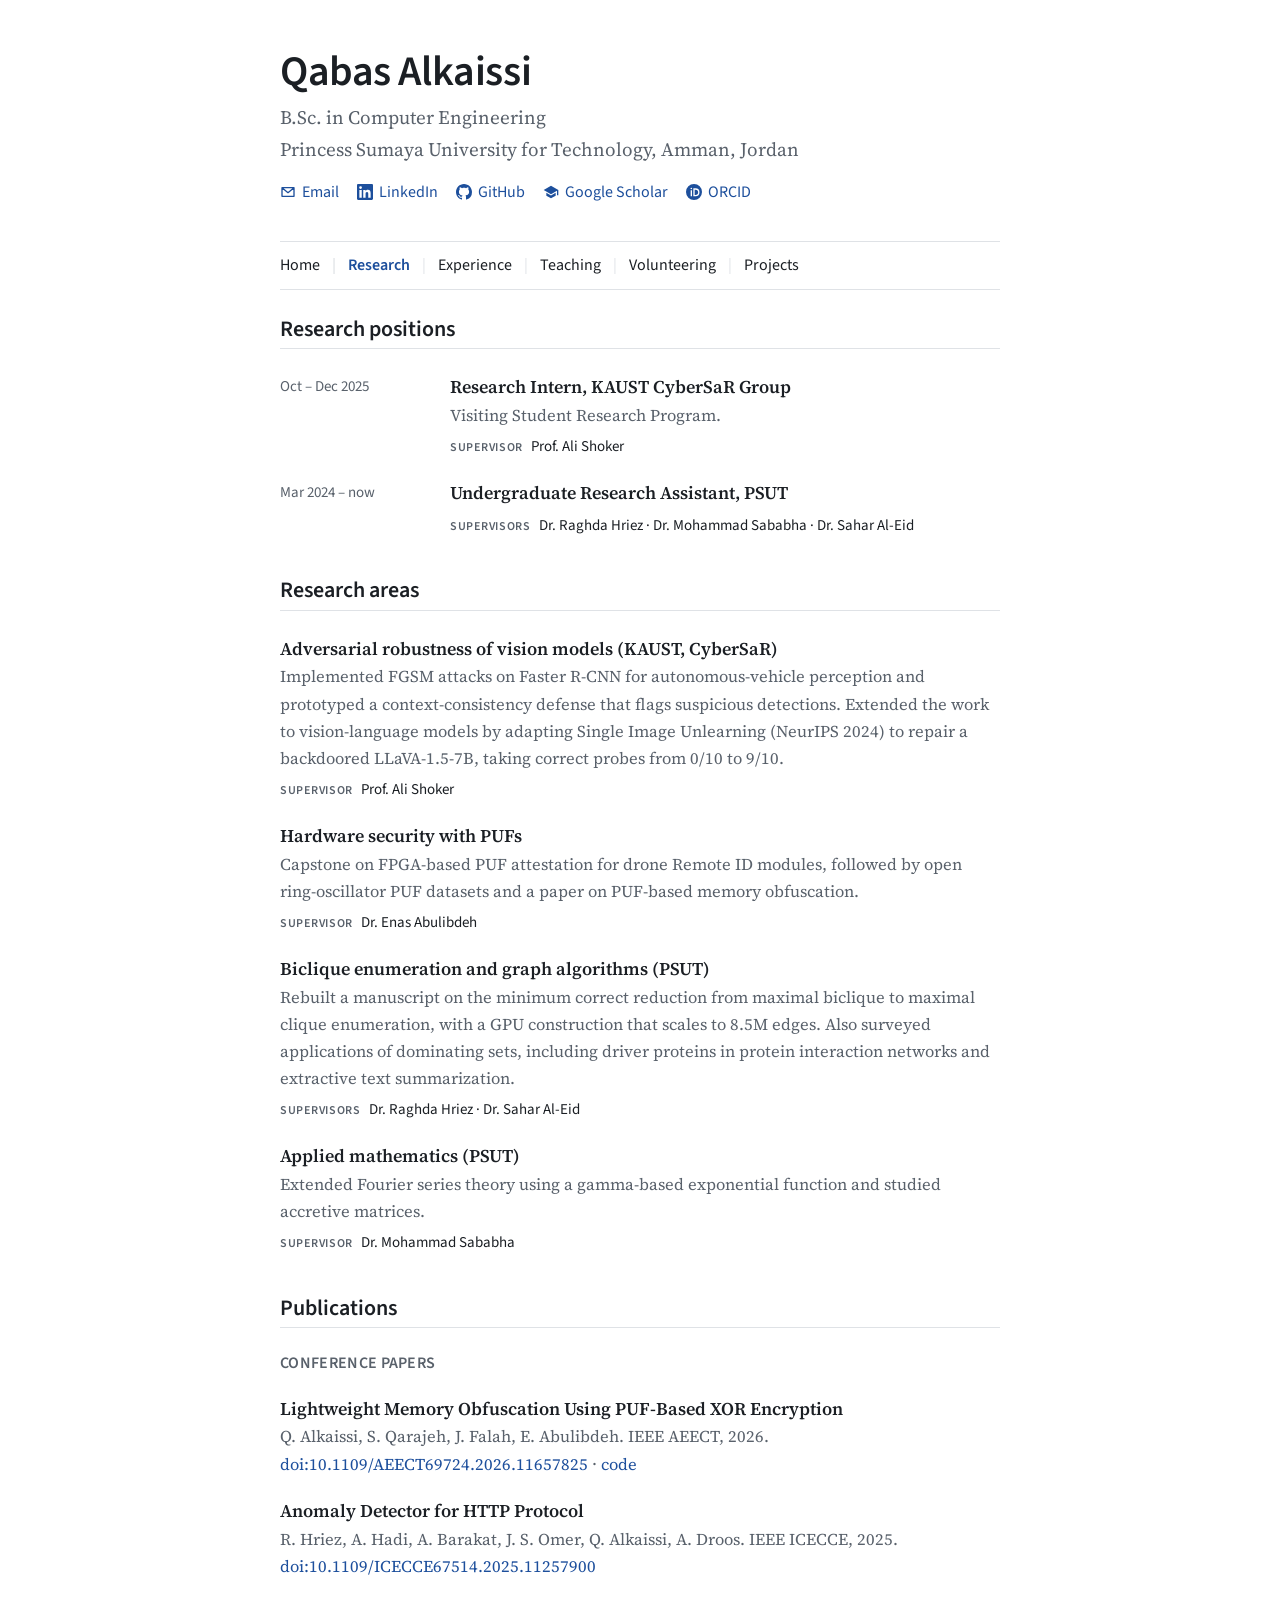
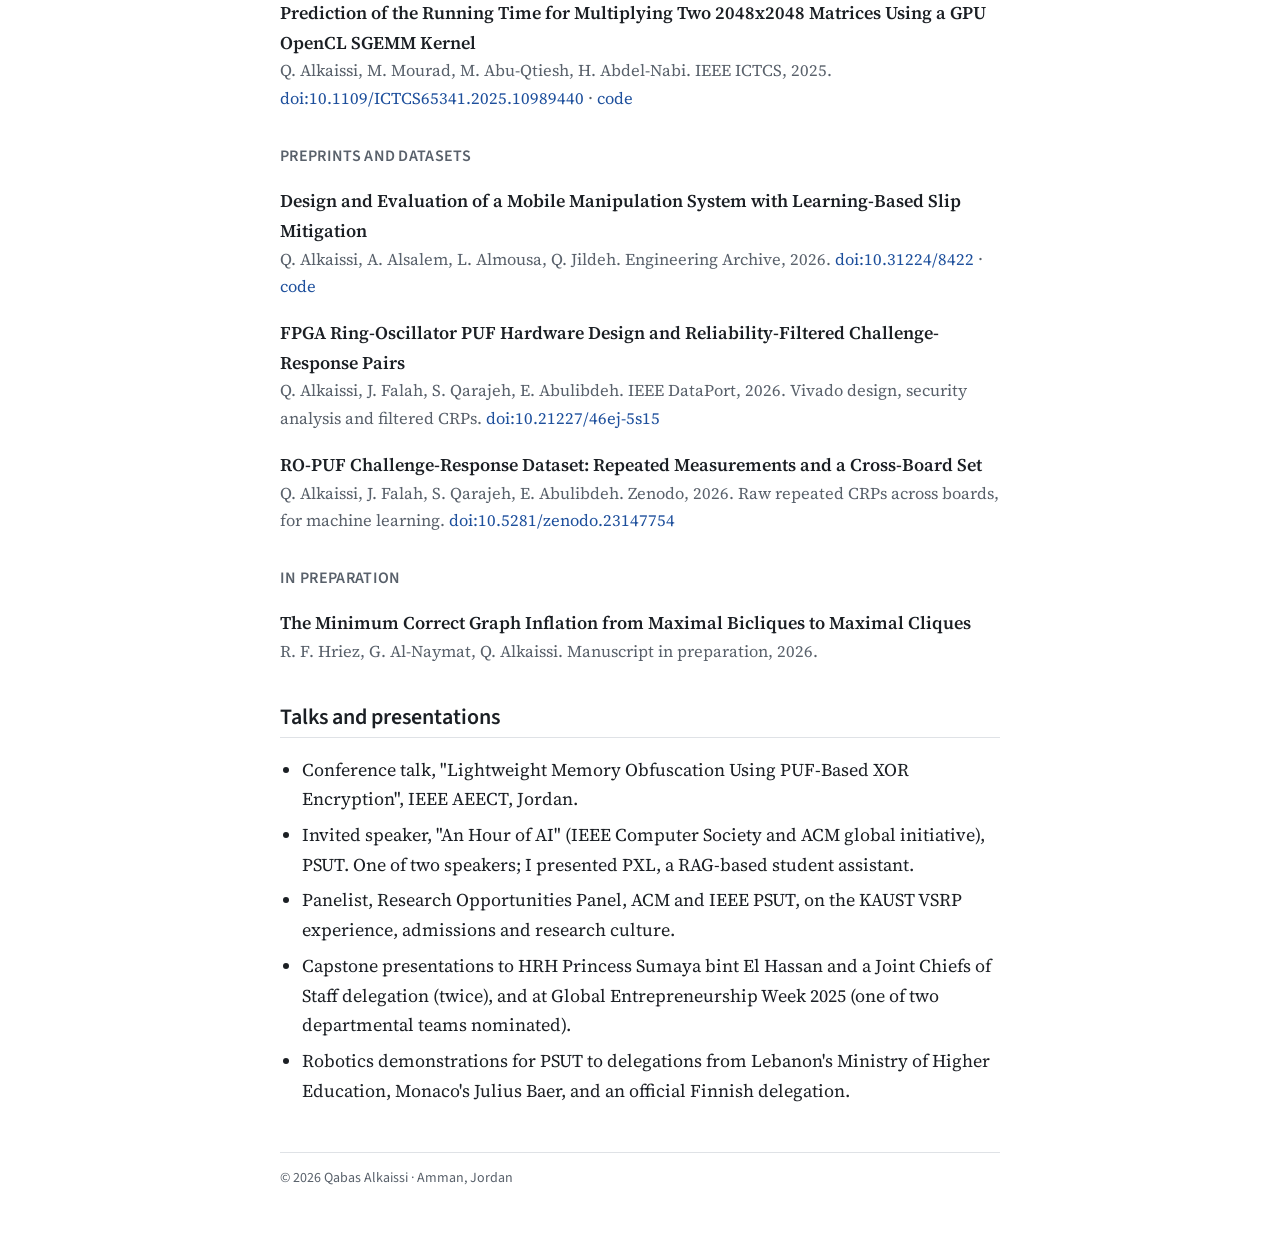
<file: research.html>
<!DOCTYPE html>
<html lang="en">
<head>
<meta charset="utf-8">
<meta name="viewport" content="width=device-width, initial-scale=1">
<title>Research | Qabas Alkaissi</title>
<meta name="description" content="Research and publications by Qabas Alkaissi: adversarial robustness of vision models, PUF hardware security, graph algorithms, IEEE papers and datasets.">
<link rel="canonical" href="https://qabasak.github.io/research.html">
<meta name="robots" content="index, follow">
<meta name="author" content="Qabas Alkaissi">
<meta property="og:title" content="Research | Qabas Alkaissi">
<meta property="og:description" content="Research and publications by Qabas Alkaissi: adversarial robustness of vision models, PUF hardware security, graph algorithms, IEEE papers and datasets.">
<meta property="og:type" content="website">
<meta property="og:url" content="https://qabasak.github.io/research.html">
<meta property="og:image" content="https://qabasak.github.io/images/qabas-alkaissi.jpg">
<meta property="og:image:alt" content="Portrait of Qabas Alkaissi in a graduation gown">
<meta name="twitter:card" content="summary">
<meta name="twitter:image" content="https://qabasak.github.io/images/qabas-alkaissi.jpg">
<link rel="icon" href="favicon.svg?v=2" type="image/svg+xml">
<link rel="icon" href="favicon-48.png?v=2" sizes="48x48" type="image/png">
<link rel="preconnect" href="https://fonts.googleapis.com">
<link rel="preconnect" href="https://fonts.gstatic.com" crossorigin>
<link href="https://fonts.googleapis.com/css2?family=Source+Sans+3:wght@400;600&family=Source+Serif+4:ital,wght@0,400;0,600;1,400&display=swap" rel="stylesheet">
<link rel="stylesheet" href="style.css?v=9">
<script type="application/ld+json">
{
  "@context": "https://schema.org",
  "@graph": [
    {
      "@type": "ScholarlyArticle",
      "name": "Lightweight Memory Obfuscation Using PUF-Based XOR Encryption",
      "headline": "Lightweight Memory Obfuscation Using PUF-Based XOR Encryption",
      "datePublished": "2026",
      "author": [
        {
          "@id": "https://qabasak.github.io/#person"
        },
        {
          "@type": "Person",
          "name": "S. Qarajeh"
        },
        {
          "@type": "Person",
          "name": "J. Falah"
        },
        {
          "@type": "Person",
          "name": "E. Abulibdeh"
        }
      ],
      "sameAs": "https://doi.org/10.1109/AEECT69724.2026.11657825",
      "identifier": {
        "@type": "PropertyValue",
        "propertyID": "DOI",
        "value": "10.1109/AEECT69724.2026.11657825"
      },
      "codeRepository": "https://github.com/QabasAK/XorPUF-Mem",
      "publisher": {
        "@type": "Organization",
        "name": "IEEE"
      },
      "description": "Conference paper, IEEE AEECT 2026.",
      "url": "https://doi.org/10.1109/AEECT69724.2026.11657825"
    },
    {
      "@type": "ScholarlyArticle",
      "name": "Anomaly Detector for HTTP Protocol",
      "headline": "Anomaly Detector for HTTP Protocol",
      "datePublished": "2025",
      "author": [
        {
          "@type": "Person",
          "name": "R. Hriez"
        },
        {
          "@type": "Person",
          "name": "A. Hadi"
        },
        {
          "@type": "Person",
          "name": "A. Barakat"
        },
        {
          "@type": "Person",
          "name": "J. S. Omer"
        },
        {
          "@id": "https://qabasak.github.io/#person"
        },
        {
          "@type": "Person",
          "name": "A. Droos"
        }
      ],
      "sameAs": "https://doi.org/10.1109/ICECCE67514.2025.11257900",
      "identifier": {
        "@type": "PropertyValue",
        "propertyID": "DOI",
        "value": "10.1109/ICECCE67514.2025.11257900"
      },
      "publisher": {
        "@type": "Organization",
        "name": "IEEE"
      },
      "description": "Conference paper, IEEE ICECCE 2025.",
      "url": "https://doi.org/10.1109/ICECCE67514.2025.11257900"
    },
    {
      "@type": "ScholarlyArticle",
      "name": "Prediction of the Running Time for Multiplying Two 2048x2048 Matrices Using a GPU OpenCL SGEMM Kernel",
      "headline": "Prediction of the Running Time for Multiplying Two 2048x2048 Matrices Using a GPU OpenCL SGEMM Kernel",
      "datePublished": "2025",
      "author": [
        {
          "@id": "https://qabasak.github.io/#person"
        },
        {
          "@type": "Person",
          "name": "M. Mourad"
        },
        {
          "@type": "Person",
          "name": "M. Abu-Qtiesh"
        },
        {
          "@type": "Person",
          "name": "H. Abdel-Nabi"
        }
      ],
      "sameAs": "https://doi.org/10.1109/ICTCS65341.2025.10989440",
      "identifier": {
        "@type": "PropertyValue",
        "propertyID": "DOI",
        "value": "10.1109/ICTCS65341.2025.10989440"
      },
      "codeRepository": "https://github.com/QabasAK/MatrixMul-RunTime",
      "publisher": {
        "@type": "Organization",
        "name": "IEEE"
      },
      "description": "Conference paper, IEEE ICTCS 2025.",
      "url": "https://doi.org/10.1109/ICTCS65341.2025.10989440"
    },
    {
      "@type": "ScholarlyArticle",
      "name": "Design and Evaluation of a Mobile Manipulation System with Learning-Based Slip Mitigation",
      "headline": "Design and Evaluation of a Mobile Manipulation System with Learning-Based Slip Mitigation",
      "datePublished": "2026",
      "author": [
        {
          "@id": "https://qabasak.github.io/#person"
        },
        {
          "@type": "Person",
          "name": "A. Alsalem"
        },
        {
          "@type": "Person",
          "name": "L. Almousa"
        },
        {
          "@type": "Person",
          "name": "Q. Jildeh"
        }
      ],
      "sameAs": "https://doi.org/10.31224/8422",
      "identifier": {
        "@type": "PropertyValue",
        "propertyID": "DOI",
        "value": "10.31224/8422"
      },
      "codeRepository": "https://github.com/AlanoudAlsalem/Dimver",
      "publisher": {
        "@type": "Organization",
        "name": "Engineering Archive"
      },
      "description": "Preprint, Engineering Archive.",
      "url": "https://doi.org/10.31224/8422"
    },
    {
      "@type": "Dataset",
      "name": "FPGA Ring-Oscillator PUF Hardware Design and Reliability-Filtered Challenge-Response Pairs",
      "headline": "FPGA Ring-Oscillator PUF Hardware Design and Reliability-Filtered Challenge-Response Pairs",
      "datePublished": "2026",
      "creator": [
        {
          "@id": "https://qabasak.github.io/#person"
        },
        {
          "@type": "Person",
          "name": "J. Falah"
        },
        {
          "@type": "Person",
          "name": "S. Qarajeh"
        },
        {
          "@type": "Person",
          "name": "E. Abulibdeh"
        }
      ],
      "sameAs": "https://doi.org/10.21227/46ej-5s15",
      "identifier": {
        "@type": "PropertyValue",
        "propertyID": "DOI",
        "value": "10.21227/46ej-5s15"
      },
      "description": "Ring-oscillator PUF challenge-response data. FPGA Ring-Oscillator PUF Hardware Design and Reliability-Filtered Challenge-Response Pairs",
      "publisher": {
        "@type": "Organization",
        "name": "IEEE DataPort"
      },
      "license": "https://creativecommons.org/licenses/by/4.0/",
      "url": "https://doi.org/10.21227/46ej-5s15"
    },
    {
      "@type": "Dataset",
      "name": "RO-PUF Challenge-Response Dataset: Repeated Measurements and a Cross-Board Set",
      "headline": "RO-PUF Challenge-Response Dataset: Repeated Measurements and a Cross-Board Set",
      "datePublished": "2026",
      "creator": [
        {
          "@id": "https://qabasak.github.io/#person"
        },
        {
          "@type": "Person",
          "name": "J. Falah"
        },
        {
          "@type": "Person",
          "name": "S. Qarajeh"
        },
        {
          "@type": "Person",
          "name": "E. Abulibdeh"
        }
      ],
      "sameAs": "https://doi.org/10.5281/zenodo.23147754",
      "identifier": {
        "@type": "PropertyValue",
        "propertyID": "DOI",
        "value": "10.5281/zenodo.23147754"
      },
      "description": "Ring-oscillator PUF challenge-response data. RO-PUF Challenge-Response Dataset: Repeated Measurements and a Cross-Board Set",
      "publisher": {
        "@type": "Organization",
        "name": "Zenodo"
      },
      "license": "https://creativecommons.org/licenses/by/4.0/",
      "url": "https://doi.org/10.5281/zenodo.23147754"
    }
  ]
}
</script>
</head>
<body>
<div class="wrap">

<header class="head" id="top">
  <h1 class="sr-only">Research</h1>
  <p class="name"><a href="./">Qabas Alkaissi</a></p>
  <p class="role"><span>B.Sc. in Computer Engineering</span><span>Princess Sumaya University for Technology, Amman, Jordan</span></p>
  <p class="contact">
    <a href="mailto:qabaskaissi@gmail.com"><svg viewBox="0 0 24 24" aria-hidden="true" focusable="false"><path class="ln" d="M3 5.5h18v13H3z M3.5 6l8.5 7 8.5-7"/></svg>Email</a>
    <a href="https://www.linkedin.com/in/qabas-alkaissi" rel="me noopener"><svg viewBox="0 0 24 24" aria-hidden="true" focusable="false"><path d="M20.45 20.45h-3.56v-5.57c0-1.33-.02-3.04-1.85-3.04-1.85 0-2.14 1.45-2.14 2.94v5.67H9.35V9h3.41v1.56h.05c.48-.9 1.64-1.85 3.37-1.85 3.6 0 4.27 2.37 4.27 5.46v6.28zM5.34 7.43a2.06 2.06 0 1 1 0-4.13 2.06 2.06 0 0 1 0 4.13zM7.12 20.45H3.56V9h3.56v11.45zM22.22 0H1.77C.79 0 0 .77 0 1.73v20.54C0 23.23.79 24 1.77 24h20.45c.98 0 1.78-.77 1.78-1.73V1.73C24 .77 23.2 0 22.22 0z"/></svg>LinkedIn</a>
    <a href="https://github.com/QabasAK" rel="me noopener"><svg viewBox="0 0 16 16" aria-hidden="true" focusable="false"><path d="M8 0C3.58 0 0 3.58 0 8c0 3.54 2.29 6.53 5.47 7.59.4.07.55-.17.55-.38 0-.19-.01-.82-.01-1.49-2.01.37-2.53-.49-2.69-.94-.09-.23-.48-.94-.82-1.13-.28-.15-.68-.52-.01-.53.63-.01 1.08.58 1.23.82.72 1.21 1.87.87 2.33.66.07-.52.28-.87.51-1.07-1.78-.2-3.64-.89-3.64-3.95 0-.87.31-1.59.82-2.15-.08-.2-.36-1.02.08-2.12 0 0 .67-.21 2.2.82.64-.18 1.32-.27 2-.27.68 0 1.36.09 2 .27 1.53-1.04 2.2-.82 2.2-.82.44 1.1.16 1.92.08 2.12.51.56.82 1.27.82 2.15 0 3.07-1.87 3.75-3.65 3.95.29.25.54.73.54 1.48 0 1.07-.01 1.93-.01 2.2 0 .21.15.46.55.38A8.013 8.013 0 0016 8c0-4.42-3.58-8-8-8z"/></svg>GitHub</a>
    <a href="https://scholar.google.com/citations?user=SdNXE7MAAAAJ&amp;hl=en" rel="me noopener"><svg viewBox="0 0 24 24" aria-hidden="true" focusable="false"><path d="M12 2.5 1 9l11 6.5 9-5.3V17h2V9z M5 13.3v4.2l7 4 7-4v-4.2l-7 4.1z"/></svg>Google Scholar</a>
    <a href="https://orcid.org/0009-0009-9129-5249" rel="me noopener"><svg viewBox="0 0 24 24" aria-hidden="true" focusable="false"><path fill-rule="evenodd" d="M12 0a12 12 0 1 1 0 24 12 12 0 0 1 0-24zM7 9.5v9h2v-9zM8 5.5a1.25 1.25 0 1 0 0 2.5 1.25 1.25 0 0 0 0-2.5zM11 6.5v12h3.2a6 6 0 0 0 0-12zm2 2h1.2a4 4 0 0 1 0 8H13z"/></svg>ORCID</a>
  </p>
</header>

<nav class="menu" aria-label="Main">
  <a href="./">Home</a><a href="research.html" aria-current="page">Research</a><a href="experience.html">Experience</a><a href="teaching.html">Teaching</a><a href="volunteering.html">Volunteering</a><a href="projects.html">Projects</a>
</nav>

<main>
  <section id="positions" style="padding-top:18px">
    <h2>Research positions</h2>
    <div class="entry"><div class="when">Oct &ndash; Dec 2025</div><div><div class="t">Research Intern, KAUST CyberSaR Group</div><div class="m">Visiting Student Research Program.</div><div class="sup"><span>Supervisor</span>Prof. Ali Shoker</div></div></div>
    <div class="entry"><div class="when">Mar 2024 &ndash; now</div><div><div class="t">Undergraduate Research Assistant, PSUT</div><div class="sup"><span>Supervisors</span>Dr. Raghda Hriez &middot; Dr. Mohammad Sababha &middot; Dr. Sahar Al-Eid</div></div></div>
  </section>

  <section id="areas">
    <h2>Research areas</h2>
    <ul class="list">
      <li><div class="t">Adversarial robustness of vision models (KAUST, CyberSaR)</div><div class="m">Implemented FGSM attacks on Faster R-CNN for autonomous-vehicle perception and prototyped a context-consistency defense that flags suspicious detections. Extended the work to vision-language models by adapting Single Image Unlearning (NeurIPS 2024) to repair a backdoored LLaVA-1.5-7B, taking correct probes from 0/10 to 9/10.</div><div class="sup"><span>Supervisor</span>Prof. Ali Shoker</div></li>
      <li><div class="t">Hardware security with PUFs</div><div class="m">Capstone on FPGA-based PUF attestation for drone Remote ID modules, followed by open ring-oscillator PUF datasets and a paper on PUF-based memory obfuscation.</div><div class="sup"><span>Supervisor</span>Dr. Enas Abulibdeh</div></li>
      <li><div class="t">Biclique enumeration and graph algorithms (PSUT)</div><div class="m">Rebuilt a manuscript on the minimum correct reduction from maximal biclique to maximal clique enumeration, with a GPU construction that scales to 8.5M edges. Also surveyed applications of dominating sets, including driver proteins in protein interaction networks and extractive text summarization.</div><div class="sup"><span>Supervisors</span>Dr. Raghda Hriez &middot; Dr. Sahar Al-Eid</div></li>
      <li><div class="t">Applied mathematics (PSUT)</div><div class="m">Extended Fourier series theory using a gamma-based exponential function and studied accretive matrices.</div><div class="sup"><span>Supervisor</span>Dr. Mohammad Sababha</div></li>
    </ul>
  </section>

  <section id="publications">
    <h2>Publications</h2>
    <h3>Conference papers</h3>
    <ul class="list">
      <li><div class="t">Lightweight Memory Obfuscation Using PUF-Based XOR Encryption</div><div class="m">Q. Alkaissi, S. Qarajeh, J. Falah, E. Abulibdeh. IEEE AEECT, 2026. <a href="https://doi.org/10.1109/AEECT69724.2026.11657825" rel="noopener">doi:10.1109/AEECT69724.2026.11657825</a> &middot; <a href="https://github.com/QabasAK/XorPUF-Mem" rel="noopener">code</a></div></li>
      <li><div class="t">Anomaly Detector for HTTP Protocol</div><div class="m">R. Hriez, A. Hadi, A. Barakat, J. S. Omer, Q. Alkaissi, A. Droos. IEEE ICECCE, 2025. <a href="https://doi.org/10.1109/ICECCE67514.2025.11257900" rel="noopener">doi:10.1109/ICECCE67514.2025.11257900</a></div></li>
      <li><div class="t">Prediction of the Running Time for Multiplying Two 2048x2048 Matrices Using a GPU OpenCL SGEMM Kernel</div><div class="m">Q. Alkaissi, M. Mourad, M. Abu-Qtiesh, H. Abdel-Nabi. IEEE ICTCS, 2025. <a href="https://doi.org/10.1109/ICTCS65341.2025.10989440" rel="noopener">doi:10.1109/ICTCS65341.2025.10989440</a> &middot; <a href="https://github.com/QabasAK/MatrixMul-RunTime" rel="noopener">code</a></div></li>
    </ul>
    <h3>Preprints and datasets</h3>
    <ul class="list">
      <li><div class="t">Design and Evaluation of a Mobile Manipulation System with Learning-Based Slip Mitigation</div><div class="m">Q. Alkaissi, A. Alsalem, L. Almousa, Q. Jildeh. Engineering Archive, 2026. <a href="https://doi.org/10.31224/8422" rel="noopener">doi:10.31224/8422</a> &middot; <a href="https://github.com/AlanoudAlsalem/Dimver" rel="noopener">code</a></div></li>
      <li><div class="t">FPGA Ring-Oscillator PUF Hardware Design and Reliability-Filtered Challenge-Response Pairs</div><div class="m">Q. Alkaissi, J. Falah, S. Qarajeh, E. Abulibdeh. IEEE DataPort, 2026. Vivado design, security analysis and filtered CRPs. <a href="https://doi.org/10.21227/46ej-5s15" rel="noopener">doi:10.21227/46ej-5s15</a></div></li>
      <li><div class="t">RO-PUF Challenge-Response Dataset: Repeated Measurements and a Cross-Board Set</div><div class="m">Q. Alkaissi, J. Falah, S. Qarajeh, E. Abulibdeh. Zenodo, 2026. Raw repeated CRPs across boards, for machine learning. <a href="https://doi.org/10.5281/zenodo.23147754" rel="noopener">doi:10.5281/zenodo.23147754</a></div></li>
    </ul>
    <h3>In preparation</h3>
    <ul class="list">
      <li><div class="t">The Minimum Correct Graph Inflation from Maximal Bicliques to Maximal Cliques</div><div class="m">R. F. Hriez, G. Al-Naymat, Q. Alkaissi. Manuscript in preparation, 2026.</div></li>
    </ul>
  </section>

  <section id="talks">
    <h2>Talks and presentations</h2>
    <ul class="bul">
      <li>Conference talk, "Lightweight Memory Obfuscation Using PUF-Based XOR Encryption", IEEE AEECT, Jordan.</li>
      <li>Invited speaker, "An Hour of AI" (IEEE Computer Society and ACM global initiative), PSUT. One of two speakers; I presented PXL, a RAG-based student assistant.</li>
      <li>Panelist, Research Opportunities Panel, ACM and IEEE PSUT, on the KAUST VSRP experience, admissions and research culture.</li>
      <li>Capstone presentations to HRH Princess Sumaya bint El Hassan and a Joint Chiefs of Staff delegation (twice), and at Global Entrepreneurship Week 2025 (one of two departmental teams nominated).</li>
      <li>Robotics demonstrations for PSUT to delegations from Lebanon's Ministry of Higher Education, Monaco's Julius Baer, and an official Finnish delegation.</li>
    </ul>
  </section>
</main>

<footer>&copy; <span id="year">2026</span> Qabas Alkaissi &middot; Amman, Jordan</footer>

</div>
<script>try{document.getElementById('year').textContent=new Date().getFullYear();}catch(e){}</script>

</body>
</html>
</file>
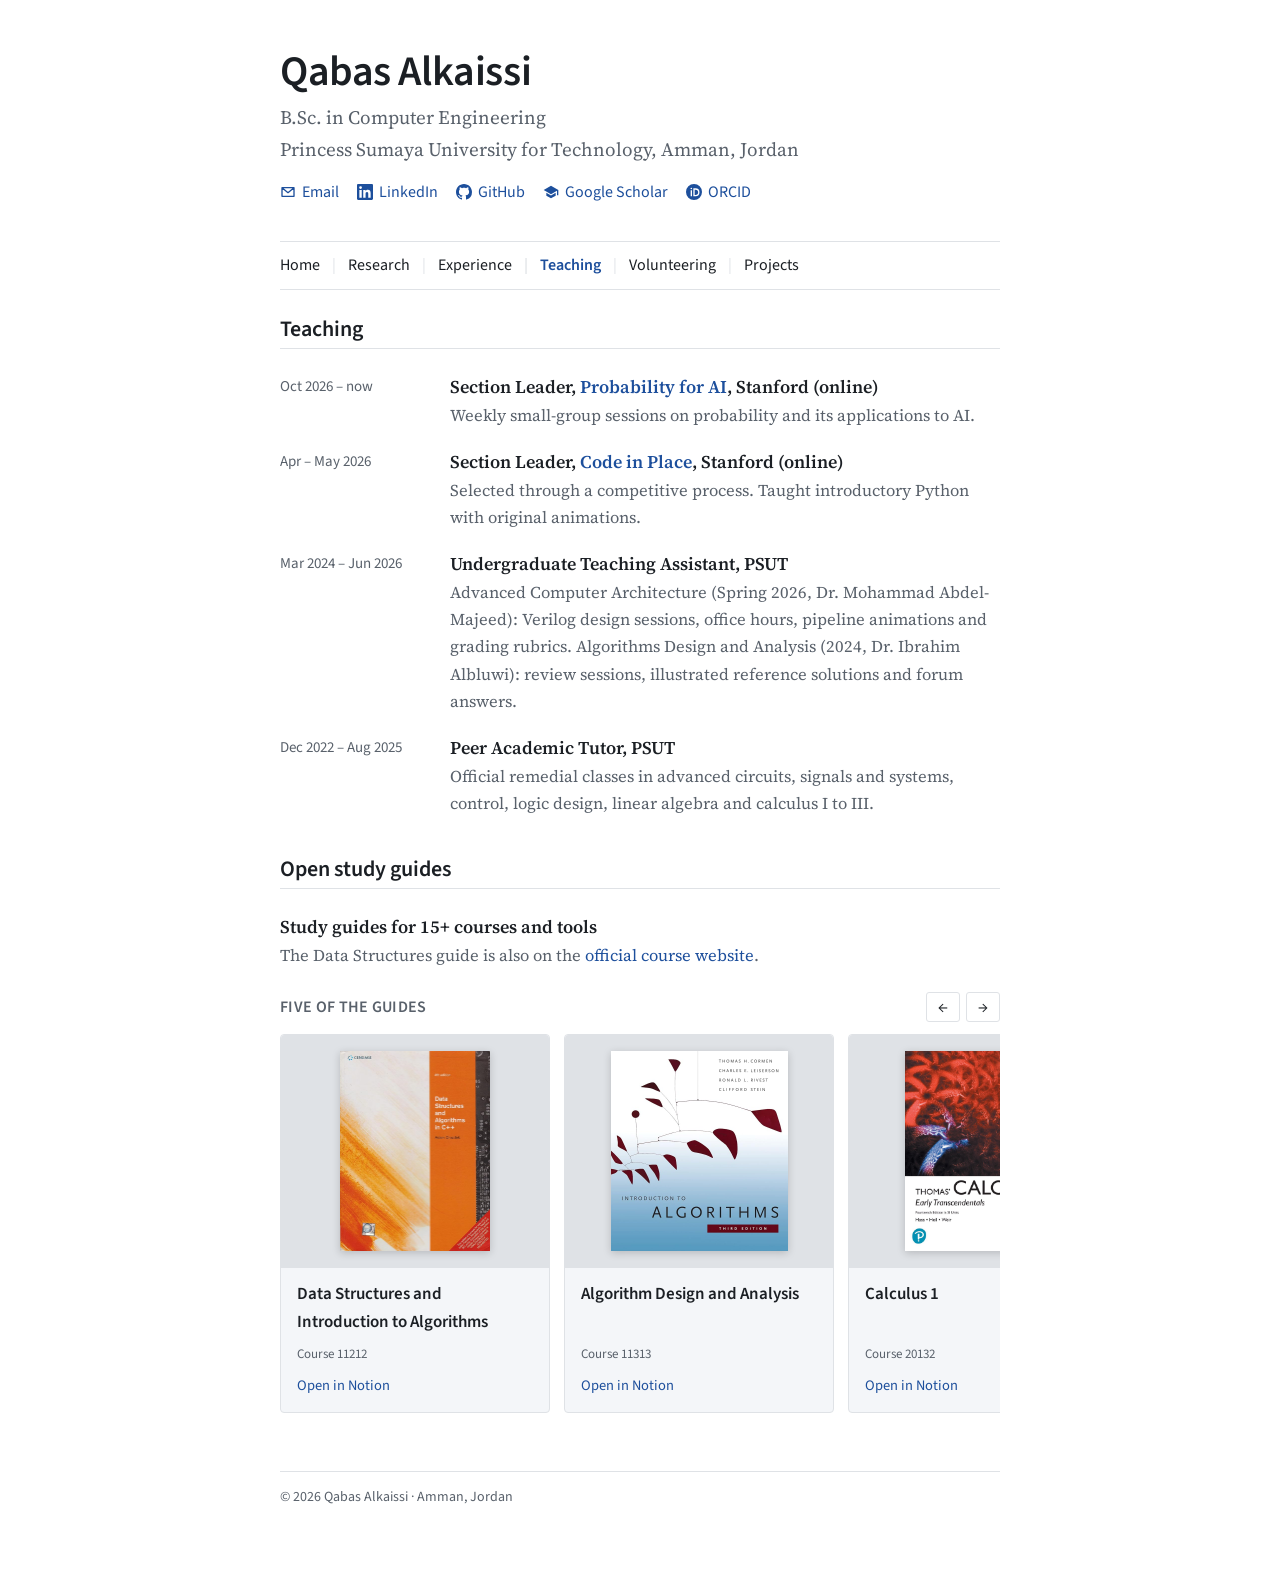
<file: teaching.html>
<!DOCTYPE html>
<html lang="en">
<head>
<meta charset="utf-8">
<meta name="viewport" content="width=device-width, initial-scale=1">
<title>Teaching | Qabas Alkaissi</title>
<meta name="description" content="Teaching by Qabas Alkaissi: Stanford section leader, PSUT teaching assistant and tutor, and open study guides.">
<link rel="canonical" href="https://qabasak.github.io/teaching.html">
<meta name="robots" content="index, follow">
<meta name="author" content="Qabas Alkaissi">
<meta property="og:title" content="Teaching | Qabas Alkaissi">
<meta property="og:description" content="Teaching by Qabas Alkaissi: Stanford section leader, PSUT teaching assistant and tutor, and open study guides.">
<meta property="og:type" content="website">
<meta property="og:url" content="https://qabasak.github.io/teaching.html">
<meta property="og:image" content="https://qabasak.github.io/images/qabas-alkaissi.jpg">
<meta property="og:image:alt" content="Portrait of Qabas Alkaissi in a graduation gown">
<meta name="twitter:card" content="summary">
<meta name="twitter:image" content="https://qabasak.github.io/images/qabas-alkaissi.jpg">
<link rel="icon" href="favicon.svg?v=2" type="image/svg+xml">
<link rel="icon" href="favicon-48.png?v=2" sizes="48x48" type="image/png">
<link rel="preconnect" href="https://fonts.googleapis.com">
<link rel="preconnect" href="https://fonts.gstatic.com" crossorigin>
<link href="https://fonts.googleapis.com/css2?family=Source+Sans+3:wght@400;600&family=Source+Serif+4:ital,wght@0,400;0,600;1,400&display=swap" rel="stylesheet">
<link rel="stylesheet" href="style.css?v=9">
</head>
<body>
<div class="wrap">

<header class="head" id="top">
  <h1 class="sr-only">Teaching</h1>
  <p class="name"><a href="./">Qabas Alkaissi</a></p>
  <p class="role"><span>B.Sc. in Computer Engineering</span><span>Princess Sumaya University for Technology, Amman, Jordan</span></p>
  <p class="contact">
    <a href="mailto:qabaskaissi@gmail.com"><svg viewBox="0 0 24 24" aria-hidden="true" focusable="false"><path class="ln" d="M3 5.5h18v13H3z M3.5 6l8.5 7 8.5-7"/></svg>Email</a>
    <a href="https://www.linkedin.com/in/qabas-alkaissi" rel="me noopener"><svg viewBox="0 0 24 24" aria-hidden="true" focusable="false"><path d="M20.45 20.45h-3.56v-5.57c0-1.33-.02-3.04-1.85-3.04-1.85 0-2.14 1.45-2.14 2.94v5.67H9.35V9h3.41v1.56h.05c.48-.9 1.64-1.85 3.37-1.85 3.6 0 4.27 2.37 4.27 5.46v6.28zM5.34 7.43a2.06 2.06 0 1 1 0-4.13 2.06 2.06 0 0 1 0 4.13zM7.12 20.45H3.56V9h3.56v11.45zM22.22 0H1.77C.79 0 0 .77 0 1.73v20.54C0 23.23.79 24 1.77 24h20.45c.98 0 1.78-.77 1.78-1.73V1.73C24 .77 23.2 0 22.22 0z"/></svg>LinkedIn</a>
    <a href="https://github.com/QabasAK" rel="me noopener"><svg viewBox="0 0 16 16" aria-hidden="true" focusable="false"><path d="M8 0C3.58 0 0 3.58 0 8c0 3.54 2.29 6.53 5.47 7.59.4.07.55-.17.55-.38 0-.19-.01-.82-.01-1.49-2.01.37-2.53-.49-2.69-.94-.09-.23-.48-.94-.82-1.13-.28-.15-.68-.52-.01-.53.63-.01 1.08.58 1.23.82.72 1.21 1.87.87 2.33.66.07-.52.28-.87.51-1.07-1.78-.2-3.64-.89-3.64-3.95 0-.87.31-1.59.82-2.15-.08-.2-.36-1.02.08-2.12 0 0 .67-.21 2.2.82.64-.18 1.32-.27 2-.27.68 0 1.36.09 2 .27 1.53-1.04 2.2-.82 2.2-.82.44 1.1.16 1.92.08 2.12.51.56.82 1.27.82 2.15 0 3.07-1.87 3.75-3.65 3.95.29.25.54.73.54 1.48 0 1.07-.01 1.93-.01 2.2 0 .21.15.46.55.38A8.013 8.013 0 0016 8c0-4.42-3.58-8-8-8z"/></svg>GitHub</a>
    <a href="https://scholar.google.com/citations?user=SdNXE7MAAAAJ&amp;hl=en" rel="me noopener"><svg viewBox="0 0 24 24" aria-hidden="true" focusable="false"><path d="M12 2.5 1 9l11 6.5 9-5.3V17h2V9z M5 13.3v4.2l7 4 7-4v-4.2l-7 4.1z"/></svg>Google Scholar</a>
    <a href="https://orcid.org/0009-0009-9129-5249" rel="me noopener"><svg viewBox="0 0 24 24" aria-hidden="true" focusable="false"><path fill-rule="evenodd" d="M12 0a12 12 0 1 1 0 24 12 12 0 0 1 0-24zM7 9.5v9h2v-9zM8 5.5a1.25 1.25 0 1 0 0 2.5 1.25 1.25 0 0 0 0-2.5zM11 6.5v12h3.2a6 6 0 0 0 0-12zm2 2h1.2a4 4 0 0 1 0 8H13z"/></svg>ORCID</a>
  </p>
</header>

<nav class="menu" aria-label="Main">
  <a href="./">Home</a><a href="research.html">Research</a><a href="experience.html">Experience</a><a href="teaching.html" aria-current="page">Teaching</a><a href="volunteering.html">Volunteering</a><a href="projects.html">Projects</a>
</nav>

<main>
  <section id="teaching" style="padding-top:18px">
    <h2>Teaching</h2>
    <div class="entry"><div class="when">Oct 2026 &ndash; now</div><div><div class="t">Section Leader, <a href="https://pai.stanford.edu/" rel="noopener">Probability for AI</a>, Stanford (online)</div><div class="m">Weekly small-group sessions on probability and its applications to AI.</div></div></div>
    <div class="entry"><div class="when">Apr &ndash; May 2026</div><div><div class="t">Section Leader, <a href="https://codeinplace.stanford.edu/" rel="noopener">Code in Place</a>, Stanford (online)</div><div class="m">Selected through a competitive process. Taught introductory Python with original animations.</div></div></div>
    <div class="entry"><div class="when">Mar 2024 &ndash; Jun 2026</div><div><div class="t">Undergraduate Teaching Assistant, PSUT</div><div class="m">Advanced Computer Architecture (Spring 2026, Dr. Mohammad Abdel-Majeed): Verilog design sessions, office hours, pipeline animations and grading rubrics. Algorithms Design and Analysis (2024, Dr. Ibrahim Albluwi): review sessions, illustrated reference solutions and forum answers.</div></div></div>
    <div class="entry"><div class="when">Dec 2022 &ndash; Aug 2025</div><div><div class="t">Peer Academic Tutor, PSUT</div><div class="m">Official remedial classes in advanced circuits, signals and systems, control, logic design, linear algebra and calculus I to III.</div></div></div>
  </section>

  <section id="study-guides">
    <h2>Open study guides</h2>
    <div class="entry nodate"><div><div class="t">Study guides for 15+ courses and tools</div><div class="m">The Data Structures guide is also on the <a href="https://github.com/ialbluwi/psut-data-structures/tree/main/study%20guides" rel="noopener">official course website</a>.</div></div></div>
    <div class="group" style="margin-top:14px">
      <div class="scroller-bar"><h3 class="gt">Five of the guides</h3><span class="arrows"><button type="button" class="prev" aria-label="Previous study guide">&larr;</button><button type="button" class="next" aria-label="Next study guide">&rarr;</button></span></div>
      <div class="scroller" role="list" tabindex="0" aria-label="Study guides">
      <article class="card" role="listitem">
        <a class="peek book" href="https://tiny-papyrus-3bc.notion.site/11212-Data-Structures-and-Introduction-to-Algorithms-8429dc92832d460fa82fa21278baa911" rel="noopener"><img src="images/cover-11212.jpg" alt="Textbook cover for the Data Structures and Introduction to Algorithms study guide" loading="lazy"></a>
        <h3>Data Structures and Introduction to Algorithms</h3>
        <div class="stk">Course 11212</div>
        <div class="lk"><a href="https://tiny-papyrus-3bc.notion.site/11212-Data-Structures-and-Introduction-to-Algorithms-8429dc92832d460fa82fa21278baa911" rel="noopener">Open in Notion</a></div>
      </article>
      <article class="card" role="listitem">
        <a class="peek book" href="https://tiny-papyrus-3bc.notion.site/11313-Algorithm-Design-and-Analysis-79329eb611d44d1f9ef96a2b3ebee5f7" rel="noopener"><img src="images/cover-11313.jpg" alt="Textbook cover for the Algorithm Design and Analysis study guide" loading="lazy"></a>
        <h3>Algorithm Design and Analysis</h3>
        <div class="stk">Course 11313</div>
        <div class="lk"><a href="https://tiny-papyrus-3bc.notion.site/11313-Algorithm-Design-and-Analysis-79329eb611d44d1f9ef96a2b3ebee5f7" rel="noopener">Open in Notion</a></div>
      </article>
      <article class="card" role="listitem">
        <a class="peek book" href="https://tiny-papyrus-3bc.notion.site/20132-Calculus-1-18331123d88d4c25a3d88538cd44021d" rel="noopener"><img src="images/cover-20132.jpg" alt="Textbook cover for the Calculus 1 study guide" loading="lazy"></a>
        <h3>Calculus 1</h3>
        <div class="stk">Course 20132</div>
        <div class="lk"><a href="https://tiny-papyrus-3bc.notion.site/20132-Calculus-1-18331123d88d4c25a3d88538cd44021d" rel="noopener">Open in Notion</a></div>
      </article>
      <article class="card" role="listitem">
        <a class="peek book" href="https://tiny-papyrus-3bc.notion.site/20232-Engineering-Mathematics-1-cfc33d1b38fb4983850f0dfd53db4a64" rel="noopener"><img src="images/cover-20232.jpg" alt="Textbook cover for the Engineering Mathematics 1 study guide" loading="lazy"></a>
        <h3>Engineering Mathematics 1</h3>
        <div class="stk">Course 20232</div>
        <div class="lk"><a href="https://tiny-papyrus-3bc.notion.site/20232-Engineering-Mathematics-1-cfc33d1b38fb4983850f0dfd53db4a64" rel="noopener">Open in Notion</a></div>
      </article>
      <article class="card" role="listitem">
        <a class="peek book" href="https://tiny-papyrus-3bc.notion.site/23355-Communication-Principles-2d6e21119d5a461aad4a083a067e258f" rel="noopener"><img src="images/cover-23355.jpg" alt="Textbook cover for the Communication Principles study guide" loading="lazy"></a>
        <h3>Communication Principles</h3>
        <div class="stk">Course 23355</div>
        <div class="lk"><a href="https://tiny-papyrus-3bc.notion.site/23355-Communication-Principles-2d6e21119d5a461aad4a083a067e258f" rel="noopener">Open in Notion</a></div>
      </article>
      </div>
    </div>
  </section>
</main>

<footer>&copy; <span id="year">2026</span> Qabas Alkaissi &middot; Amman, Jordan</footer>

</div>
<script>try{document.getElementById('year').textContent=new Date().getFullYear();}catch(e){}</script>

<script>
document.querySelectorAll('.group').forEach(function(g){var sc=g.querySelector('.scroller');function step(d){sc.scrollBy({left:d*(sc.clientWidth*0.8),behavior:'smooth'});}g.querySelector('.prev').addEventListener('click',function(){step(-1);});g.querySelector('.next').addEventListener('click',function(){step(1);});});
</script>
</body>
</html>
</file>
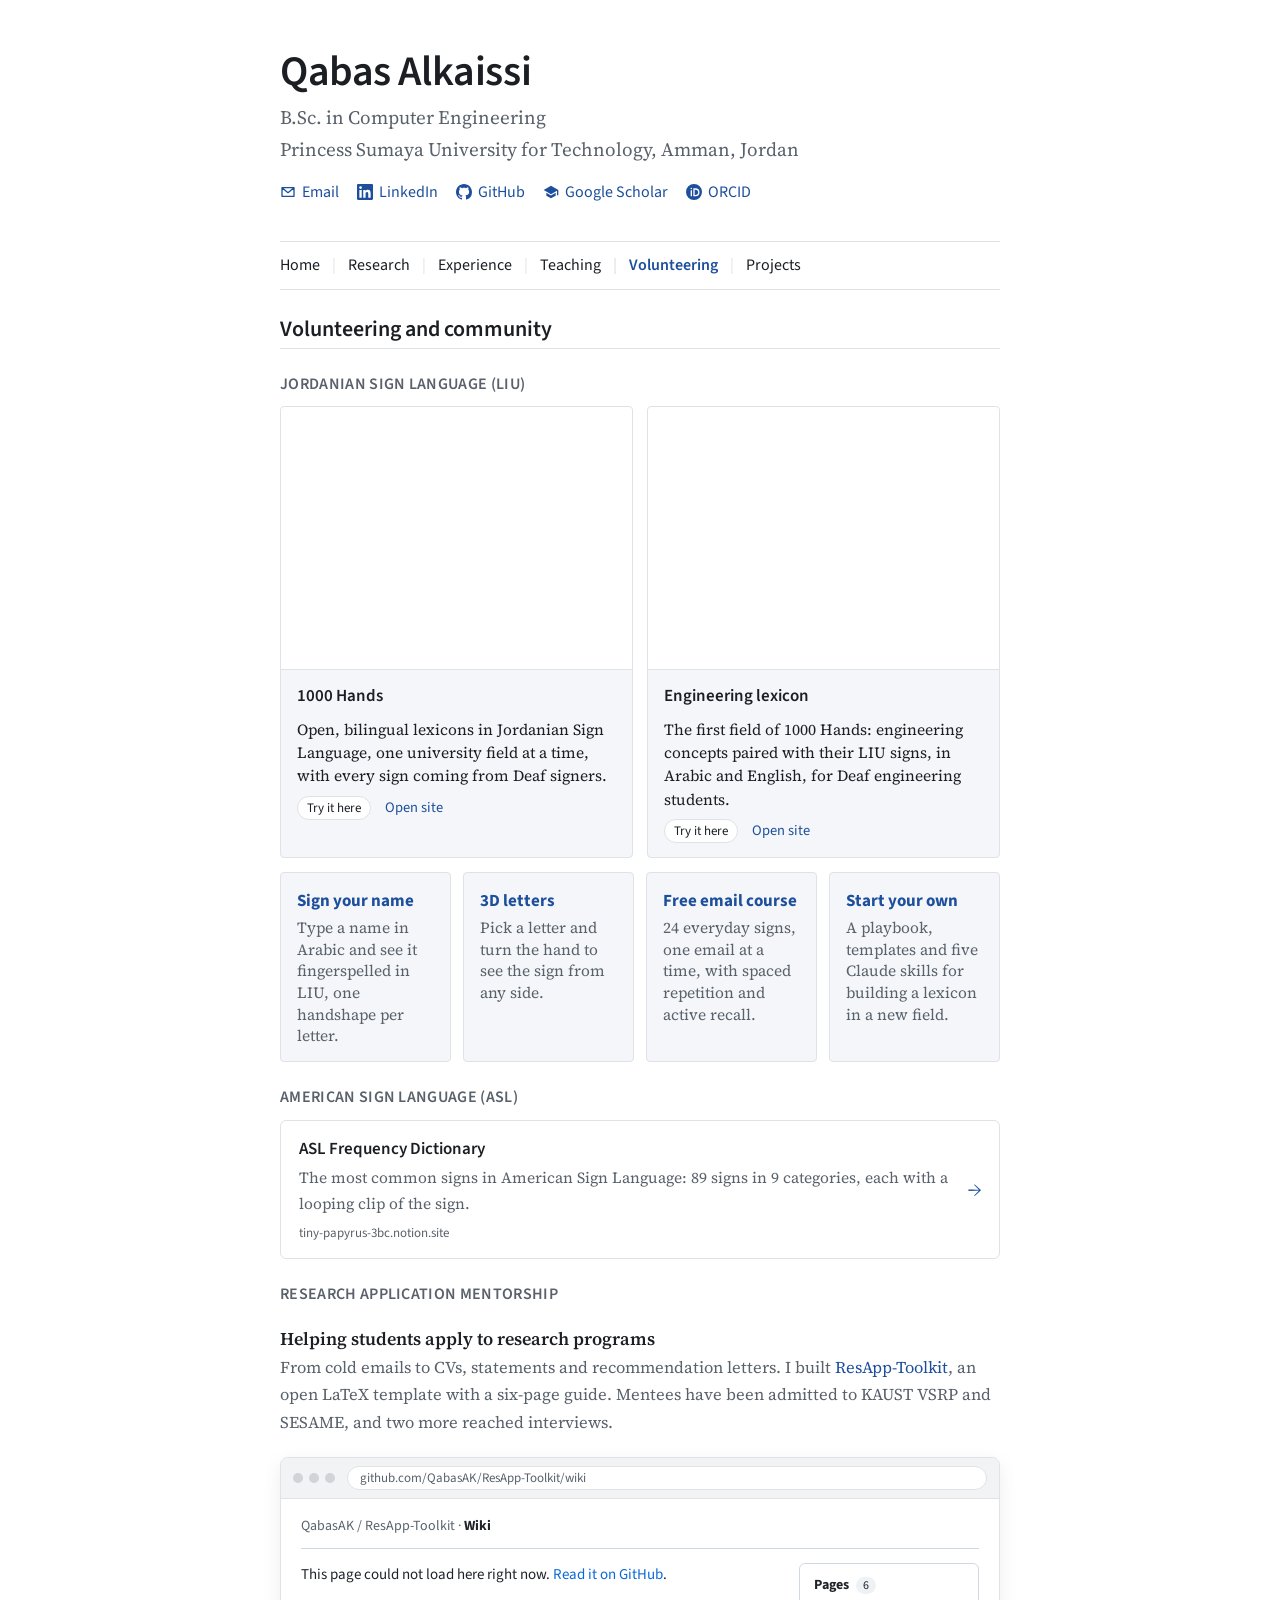
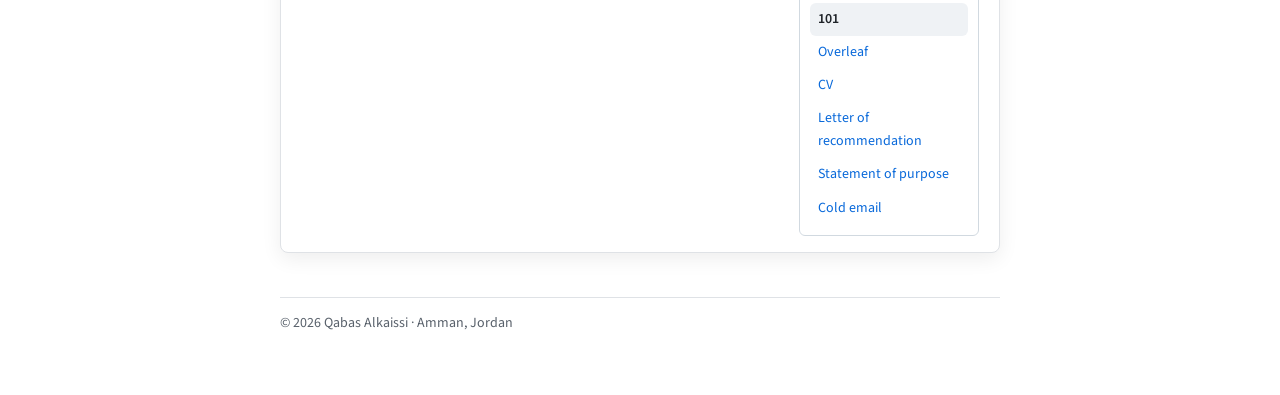
<file: volunteering.html>
<!DOCTYPE html>
<html lang="en">
<head>
<meta charset="utf-8">
<meta name="viewport" content="width=device-width, initial-scale=1">
<title>Volunteering | Qabas Alkaissi</title>
<meta name="description" content="Qabas Alkaissi's volunteering: 1000 Hands and the LIU sign language lexicon, an ASL dictionary, and mentoring students through research applications.">
<link rel="canonical" href="https://qabasak.github.io/volunteering.html">
<meta name="robots" content="index, follow">
<meta name="author" content="Qabas Alkaissi">
<meta property="og:title" content="Volunteering | Qabas Alkaissi">
<meta property="og:description" content="Qabas Alkaissi's volunteering: 1000 Hands and the LIU sign language lexicon, an ASL dictionary, and mentoring students through research applications.">
<meta property="og:type" content="website">
<meta property="og:url" content="https://qabasak.github.io/volunteering.html">
<meta property="og:image" content="https://qabasak.github.io/images/qabas-alkaissi.jpg">
<meta property="og:image:alt" content="Portrait of Qabas Alkaissi in a graduation gown">
<meta name="twitter:card" content="summary">
<meta name="twitter:image" content="https://qabasak.github.io/images/qabas-alkaissi.jpg">
<link rel="icon" href="favicon.svg?v=2" type="image/svg+xml">
<link rel="icon" href="favicon-48.png?v=2" sizes="48x48" type="image/png">
<link rel="preconnect" href="https://fonts.googleapis.com">
<link rel="preconnect" href="https://fonts.gstatic.com" crossorigin>
<link href="https://fonts.googleapis.com/css2?family=Source+Sans+3:wght@400;600&family=Source+Serif+4:ital,wght@0,400;0,600;1,400&display=swap" rel="stylesheet">
<link rel="stylesheet" href="style.css?v=9">
</head>
<body>
<div class="wrap">

<header class="head" id="top">
  <h1 class="sr-only">Volunteering</h1>
  <p class="name"><a href="./">Qabas Alkaissi</a></p>
  <p class="role"><span>B.Sc. in Computer Engineering</span><span>Princess Sumaya University for Technology, Amman, Jordan</span></p>
  <p class="contact">
    <a href="mailto:qabaskaissi@gmail.com"><svg viewBox="0 0 24 24" aria-hidden="true" focusable="false"><path class="ln" d="M3 5.5h18v13H3z M3.5 6l8.5 7 8.5-7"/></svg>Email</a>
    <a href="https://www.linkedin.com/in/qabas-alkaissi" rel="me noopener"><svg viewBox="0 0 24 24" aria-hidden="true" focusable="false"><path d="M20.45 20.45h-3.56v-5.57c0-1.33-.02-3.04-1.85-3.04-1.85 0-2.14 1.45-2.14 2.94v5.67H9.35V9h3.41v1.56h.05c.48-.9 1.64-1.85 3.37-1.85 3.6 0 4.27 2.37 4.27 5.46v6.28zM5.34 7.43a2.06 2.06 0 1 1 0-4.13 2.06 2.06 0 0 1 0 4.13zM7.12 20.45H3.56V9h3.56v11.45zM22.22 0H1.77C.79 0 0 .77 0 1.73v20.54C0 23.23.79 24 1.77 24h20.45c.98 0 1.78-.77 1.78-1.73V1.73C24 .77 23.2 0 22.22 0z"/></svg>LinkedIn</a>
    <a href="https://github.com/QabasAK" rel="me noopener"><svg viewBox="0 0 16 16" aria-hidden="true" focusable="false"><path d="M8 0C3.58 0 0 3.58 0 8c0 3.54 2.29 6.53 5.47 7.59.4.07.55-.17.55-.38 0-.19-.01-.82-.01-1.49-2.01.37-2.53-.49-2.69-.94-.09-.23-.48-.94-.82-1.13-.28-.15-.68-.52-.01-.53.63-.01 1.08.58 1.23.82.72 1.21 1.87.87 2.33.66.07-.52.28-.87.51-1.07-1.78-.2-3.64-.89-3.64-3.95 0-.87.31-1.59.82-2.15-.08-.2-.36-1.02.08-2.12 0 0 .67-.21 2.2.82.64-.18 1.32-.27 2-.27.68 0 1.36.09 2 .27 1.53-1.04 2.2-.82 2.2-.82.44 1.1.16 1.92.08 2.12.51.56.82 1.27.82 2.15 0 3.07-1.87 3.75-3.65 3.95.29.25.54.73.54 1.48 0 1.07-.01 1.93-.01 2.2 0 .21.15.46.55.38A8.013 8.013 0 0016 8c0-4.42-3.58-8-8-8z"/></svg>GitHub</a>
    <a href="https://scholar.google.com/citations?user=SdNXE7MAAAAJ&amp;hl=en" rel="me noopener"><svg viewBox="0 0 24 24" aria-hidden="true" focusable="false"><path d="M12 2.5 1 9l11 6.5 9-5.3V17h2V9z M5 13.3v4.2l7 4 7-4v-4.2l-7 4.1z"/></svg>Google Scholar</a>
    <a href="https://orcid.org/0009-0009-9129-5249" rel="me noopener"><svg viewBox="0 0 24 24" aria-hidden="true" focusable="false"><path fill-rule="evenodd" d="M12 0a12 12 0 1 1 0 24 12 12 0 0 1 0-24zM7 9.5v9h2v-9zM8 5.5a1.25 1.25 0 1 0 0 2.5 1.25 1.25 0 0 0 0-2.5zM11 6.5v12h3.2a6 6 0 0 0 0-12zm2 2h1.2a4 4 0 0 1 0 8H13z"/></svg>ORCID</a>
  </p>
</header>

<nav class="menu" aria-label="Main">
  <a href="./">Home</a><a href="research.html">Research</a><a href="experience.html">Experience</a><a href="teaching.html">Teaching</a><a href="volunteering.html" aria-current="page">Volunteering</a><a href="projects.html">Projects</a>
</nav>

<main>
  <section id="volunteering" style="padding-top:18px">
    <h2>Volunteering and community</h2>
    <h3>Jordanian Sign Language (LIU)</h3>
    <div class="live-grid">
      <article class="card live-card">
        <div class="live"><iframe src="https://alf-eed.pages.dev/" title="Live preview of 1000 Hands" loading="lazy" tabindex="-1" aria-hidden="true"></iframe><button type="button" class="live-open" data-src="https://alf-eed.pages.dev/" data-name="1000 Hands" aria-controls="live-panel" aria-expanded="false">Try 1000 Hands here</button></div>
        <h3>1000 Hands</h3>
        <p>Open, bilingual lexicons in Jordanian Sign Language, one university field at a time, with every sign coming from Deaf signers.</p>
        <div class="lk"><button type="button" class="ov live-open" data-src="https://alf-eed.pages.dev/" data-name="1000 Hands" aria-controls="live-panel" aria-expanded="false">Try it here</button><a href="https://alf-eed.pages.dev/" rel="noopener">Open site</a></div>
      </article>
      <article class="card live-card">
        <div class="live"><iframe src="https://liu-lexicon.pages.dev/" title="Live preview of the engineering lexicon" loading="lazy" tabindex="-1" aria-hidden="true"></iframe><button type="button" class="live-open" data-src="https://liu-lexicon.pages.dev/" data-name="the engineering lexicon" aria-controls="live-panel" aria-expanded="false">Try the engineering lexicon here</button></div>
        <h3>Engineering lexicon</h3>
        <p>The first field of 1000 Hands: engineering concepts paired with their LIU signs, in Arabic and English, for Deaf engineering students.</p>
        <div class="lk"><button type="button" class="ov live-open" data-src="https://liu-lexicon.pages.dev/" data-name="the engineering lexicon" aria-controls="live-panel" aria-expanded="false">Try it here</button><a href="https://liu-lexicon.pages.dev/" rel="noopener">Open site</a></div>
      </article>
    </div>
    <div class="overview live-panel" id="live-panel" hidden>
      <div class="ov-head">
        <div class="ov-title" id="live-title"></div>
        <button type="button" class="ov-close" id="live-close" aria-label="Close live view">&times;</button>
      </div>
      <iframe id="live-frame" title="Live site"></iframe>
    </div>
    <div class="tiles feats">
      <a class="tile" href="https://alf-eed.pages.dev/" rel="noopener"><b>Sign your name</b><span>Type a name in Arabic and see it fingerspelled in LIU, one handshape per letter.</span></a>
      <a class="tile" href="https://alf-eed.pages.dev/signs3d.html" rel="noopener"><b>3D letters</b><span>Pick a letter and turn the hand to see the sign from any side.</span></a>
      <a class="tile" href="https://alf-eed.pages.dev/course.html" rel="noopener"><b>Free email course</b><span>24 everyday signs, one email at a time, with spaced repetition and active recall.</span></a>
      <a class="tile" href="https://alf-eed.pages.dev/" rel="noopener"><b>Start your own</b><span>A playbook, templates and five Claude skills for building a lexicon in a new field.</span></a>
    </div>

    <h3>American Sign Language (ASL)</h3>
    <a class="linkblock" href="https://tiny-papyrus-3bc.notion.site/ASL-Frequency-Dictionary-f03ae92df0e24315a703db13f7000c0c" rel="noopener">
      <span class="lb-text"><b>ASL Frequency Dictionary</b><span>The most common signs in American Sign Language: 89 signs in 9 categories, each with a looping clip of the sign.</span><small>tiny-papyrus-3bc.notion.site</small></span>
      <span class="lb-go" aria-hidden="true">&rarr;</span>
    </a>

    <h3>Research application mentorship</h3>
    <div class="entry nodate"><div><div class="t">Helping students apply to research programs</div><div class="m">From cold emails to CVs, statements and recommendation letters. I built <a href="https://github.com/QabasAK/ResApp-Toolkit" rel="noopener">ResApp-Toolkit</a>, an open LaTeX template with a six-page guide. Mentees have been admitted to KAUST VSRP and SESAME, and two more reached interviews.</div></div></div>
    <div class="win gh" id="wiki">
      <div class="win-bar"><span class="dots" aria-hidden="true"><i></i><i></i><i></i></span><a class="win-url" href="https://github.com/QabasAK/ResApp-Toolkit/wiki" rel="noopener">github.com/QabasAK/ResApp-Toolkit/wiki</a></div>
      <div class="win-body gh-body">
        <div class="gh-head">QabasAK / ResApp-Toolkit &middot; <b>Wiki</b></div>
        <div class="gh-cols">
          <article class="gh-page readme" id="wiki-page" aria-live="polite"><p>Six short guides: the 101, setting up Overleaf, the CV, the letter of recommendation, the statement of purpose and the cold email. <a href="https://github.com/QabasAK/ResApp-Toolkit/wiki" rel="noopener">Read them on GitHub</a>.</p></article>
          <nav class="gh-side" aria-label="Wiki pages"><b>Pages <span>6</span></b><button type="button" data-page="[0]-101" aria-current="true">101</button><button type="button" data-page="[0]-Overleaf">Overleaf</button><button type="button" data-page="[D]-CV">CV</button><button type="button" data-page="[D]-LoR">Letter of recommendation</button><button type="button" data-page="[D]-SoP">Statement of purpose</button><button type="button" data-page="[Z]-Cold-Email">Cold email</button></nav>
        </div>
      </div>
    </div>
  </section>
</main>

<footer>&copy; <span id="year">2026</span> Qabas Alkaissi &middot; Amman, Jordan</footer>

</div>
<script>try{document.getElementById('year').textContent=new Date().getFullYear();}catch(e){}</script>
<script>
(function(){
  try{
    var panel=document.getElementById('live-panel'),frame=document.getElementById('live-frame'),title=document.getElementById('live-title'),active=null;
    function fit(){document.querySelectorAll('.live').forEach(function(l){l.style.setProperty('--s',l.clientWidth/1200);});}
    fit();window.addEventListener('resize',fit);
    function close(){panel.hidden=true;frame.removeAttribute('src');if(active){document.querySelectorAll('.live-open[aria-expanded="true"]').forEach(function(b){b.setAttribute('aria-expanded','false');});active.focus();active=null;}}
    document.querySelectorAll('.live-open').forEach(function(b){b.addEventListener('click',function(){
      if(active&&active.getAttribute('data-src')===b.getAttribute('data-src')&&!panel.hidden){close();return;}
      document.querySelectorAll('.live-open').forEach(function(x){x.setAttribute('aria-expanded',x.getAttribute('data-src')===b.getAttribute('data-src')?'true':'false');});
      active=b;title.textContent=b.getAttribute('data-name').replace(/^the /,'').replace(/^./,function(c){return c.toUpperCase();});
      frame.src=b.getAttribute('data-src');panel.hidden=false;panel.scrollIntoView({behavior:'smooth',block:'nearest'});
    });});
    document.getElementById('live-close').addEventListener('click',close);
    document.addEventListener('keydown',function(e){if(e.key==='Escape'&&!panel.hidden)close();});
  }catch(e){}
})();
</script>
<script>
(function(){
  try{
    var box=document.getElementById('wiki-page'),btns=document.querySelectorAll('.gh-side button'),cache={},R='QabasAK/ResApp-Toolkit';
    function fix(){
      box.querySelectorAll('a').forEach(function(a){var h=a.getAttribute('href')||'';if(h.charAt(0)==='#'){a.removeAttribute('href');return;}
        if(h&&!/^(https?:|mailto:)/.test(h))a.setAttribute('href','https://github.com/'+R+'/wiki/'+h.replace(/^\.?\//,''));a.setAttribute('rel','noopener');});
      box.querySelectorAll('.anchor').forEach(function(x){x.remove();});
    }
    function load(pg){
      btns.forEach(function(b){b.setAttribute('aria-current',b.getAttribute('data-page')===pg?'true':'false');});
      if(cache[pg]){box.innerHTML=cache[pg];fix();return;}
      fetch('https://raw.githubusercontent.com/wiki/'+R+'/'+encodeURIComponent(pg)+'.md').then(function(r){if(!r.ok)throw 0;return r.text();})
      .then(function(md){return fetch('https://api.github.com/markdown',{method:'POST',headers:{'Accept':'application/vnd.github+json'},body:JSON.stringify({text:md,mode:'gfm',context:R})});})
      .then(function(r){if(!r.ok)throw 0;return r.text();})
      .then(function(h){cache[pg]=h;box.innerHTML=h;fix();box.parentNode.parentNode.scrollTop=0;})
      .catch(function(){box.innerHTML='<p>This page could not load here right now. <a href="https://github.com/'+R+'/wiki/'+encodeURIComponent(pg)+'" rel="noopener">Read it on GitHub</a>.</p>';});
    }
    btns.forEach(function(b){b.addEventListener('click',function(){load(b.getAttribute('data-page'));});});
    // load the first page only once the window is on screen
    var io=new IntersectionObserver(function(es){if(es[0].isIntersecting){io.disconnect();load(btns[0].getAttribute('data-page'));}});
    io.observe(box);
  }catch(e){}
})();
</script>
</body>
</html>
</file>
<file: style.css>
/* Layout idea: a plain academic home page. One column, top nav, section headings with a thin rule, lists for everything. Light only. */
:root{
  --bg:#ffffff;
  --ink:#1b1f24;
  --mute:#59616b;
  --rule:#dfe2e6;
  --link:#1d4f9c;
  --tint:#f4f6f9;
  --serif:"Source Serif 4",Georgia,"Times New Roman",serif;
  --sans:"Source Sans 3","Helvetica Neue",Arial,sans-serif;
  color-scheme:light;
}
*{box-sizing:border-box;margin:0;padding:0}
html{scroll-behavior:smooth}
body{background:var(--bg);color:var(--ink);font-family:var(--serif);font-size:18px;line-height:1.65;-webkit-font-smoothing:antialiased}
a{color:var(--link);text-decoration:none}
a:hover{text-decoration:underline}
:focus-visible{outline:2px solid var(--link);outline-offset:2px}
.wrap{max-width:760px;margin:0 auto;padding:0 20px 60px}

.head{padding:48px 0 18px}
.pair{display:flex;gap:14px;align-items:flex-end;justify-content:center;flex-wrap:wrap;margin-top:20px}
figure.fig{margin:0}
.pair img{display:block;height:270px;width:auto;max-width:100%;border-radius:3px;border:1px solid var(--rule)}
figure.fig figcaption{font-family:var(--sans);font-size:14px;color:var(--mute);margin-top:6px}
h1{font-family:var(--sans);font-weight:600;font-size:clamp(32px,6vw,42px);line-height:1.15;letter-spacing:-.01em}
.role{margin-top:6px;color:var(--mute);font-size:19px}
.role span{display:block}
.contact{margin-top:14px;font-family:var(--sans);font-size:16px;display:flex;flex-wrap:wrap;gap:6px 18px}
.contact a{display:inline-flex;align-items:center;gap:6px}
.contact svg{width:16px;height:16px;fill:currentColor;flex:none}
.contact svg .ln{fill:none;stroke:currentColor;stroke-width:2;stroke-linejoin:round}

nav.menu{font-family:var(--sans);font-size:16px;display:flex;flex-wrap:wrap;gap:6px 0;border-top:1px solid var(--rule);border-bottom:1px solid var(--rule);padding:10px 0;margin:18px 0 8px}
nav.menu a{color:var(--ink)}
nav.menu a:hover{color:var(--link);text-decoration:none}
nav.menu a+a::before{content:"|";color:var(--rule);margin:0 12px}

section{padding-top:30px}
h2{font-family:var(--sans);font-weight:600;font-size:22px;line-height:1.2;padding-bottom:6px;border-bottom:1px solid var(--rule);margin-bottom:14px}
h3{font-family:var(--sans);font-weight:600;font-size:16px;letter-spacing:.02em;text-transform:uppercase;color:var(--mute);margin:22px 0 8px}
p+p{margin-top:14px}
.note{background:var(--tint);border-left:3px solid var(--link);padding:12px 16px;margin-top:20px}
.note b{font-family:var(--sans);font-weight:600}

ul.list{list-style:none}
ul.list>li{padding:9px 0}
ul.list .t{font-weight:600}
ul.list .m{color:var(--mute);font-size:16.5px}
ul.bul{padding-left:22px}
ul.bul li{padding:3px 0}

.entry{display:grid;grid-template-columns:150px 1fr;gap:2px 20px;padding:9px 0}
.entry .when{font-family:var(--sans);font-size:15px;color:var(--mute);padding-top:3px}
.entry .t{font-weight:600}
.entry .m{color:var(--mute);font-size:16.5px}


.scroller-bar{display:flex;justify-content:space-between;align-items:center;font-family:var(--sans);font-size:14px;color:var(--mute);margin-bottom:10px}
.arrows{display:flex;gap:6px}
.arrows button{font:inherit;font-size:16px;line-height:1;width:34px;height:30px;border:1px solid var(--rule);background:var(--bg);color:var(--ink);border-radius:3px;cursor:pointer}
.arrows button:hover{border-color:var(--link);color:var(--link)}
.scroller{display:flex;gap:14px;overflow-x:auto;scroll-snap-type:x mandatory;padding:2px 2px 14px;scrollbar-width:thin}
.scroller:focus-visible{outline-offset:4px}
.card{flex:0 0 270px;scroll-snap-align:start;border:1px solid var(--rule);border-radius:4px;padding:16px 16px 14px;background:var(--tint);display:flex;flex-direction:column;gap:8px}
.card h3{font-family:var(--sans);font-weight:600;font-size:17px;letter-spacing:0;text-transform:none;color:var(--ink);margin:0}
.card p{font-size:15.5px;line-height:1.5;color:var(--ink);margin:0}
.card p+p{margin:0}
.card .stk{font-family:var(--sans);font-size:13px;color:var(--mute);margin-top:auto}
.card .lk{font-family:var(--sans);font-size:14.5px;display:flex;flex-wrap:wrap;gap:4px 14px;min-height:22px}

.card .lk .ov{font:inherit;font-size:13px;color:var(--ink);background:var(--bg);border:1px solid var(--rule);border-radius:999px;padding:0 9px;line-height:20px;cursor:pointer}
.card .lk .ov:hover{border-color:var(--link);color:var(--link)}
.card .lk .ov[aria-expanded="true"]{background:var(--link);border-color:var(--link);color:#fff}
.overview{margin-top:8px;border:1px solid var(--rule);border-radius:4px;padding:16px 18px 12px}
.overview[hidden]{display:none}
.ov-head{display:flex;justify-content:space-between;gap:12px;align-items:flex-start}
.ov-title{font-family:var(--sans);font-weight:600;font-size:19px}
.ov-meta{font-family:var(--sans);font-size:14px;color:var(--mute);margin-top:2px}
.ov-close{font:inherit;font-size:22px;line-height:1;width:32px;height:32px;border:1px solid var(--rule);background:var(--bg);color:var(--ink);border-radius:3px;cursor:pointer;flex:none}
.ov-close:hover{border-color:var(--link);color:var(--link)}
.ov-desc{margin-top:10px;font-size:16.5px}
.readme{margin-top:12px;max-height:360px;overflow:auto;border-top:1px solid var(--rule);padding:12px 4px 4px 0;font-size:16px;line-height:1.55}
.readme:empty{display:none}
.readme h1,.readme h2,.readme h3,.readme h4{font-family:var(--sans);font-weight:600;line-height:1.25;margin:14px 0 6px;text-transform:none;letter-spacing:0;color:var(--ink);border:0;padding:0}
.readme h1{font-size:20px}.readme h2{font-size:18px}.readme h3,.readme h4{font-size:16px}
.readme p,.readme ul,.readme ol,.readme pre,.readme table{margin:0 0 10px}
.readme ul,.readme ol{padding-left:22px}
.readme img{max-width:100%;height:auto}
.readme pre{background:var(--tint);padding:10px;overflow:auto;font-size:13.5px;border-radius:3px}
.readme code{font-size:.9em;background:var(--tint);padding:1px 4px;border-radius:3px}
.readme pre code{background:none;padding:0}
.readme table{border-collapse:collapse;display:block;overflow:auto}
.readme th,.readme td{border:1px solid var(--rule);padding:4px 8px}
.readme .anchor{display:none}
.ov-foot{font-family:var(--sans);font-size:14.5px;margin-top:10px}

footer{margin-top:44px;padding-top:14px;border-top:1px solid var(--rule);font-family:var(--sans);font-size:14px;color:var(--mute)}

@media (max-width:560px){
  body{font-size:17px}
  .head{padding-top:32px}
  .pair img{height:210px}
  .entry{grid-template-columns:1fr}
  .entry .when{padding-top:0}
  nav.menu{gap:6px 18px}
  nav.menu a+a::before{content:none}
  .live-grid{grid-template-columns:minmax(0,1fr)}
}
@media (prefers-reduced-motion:reduce){html{scroll-behavior:auto}}
.brand{font-family:var(--sans);font-weight:600;font-size:18px}
.brand a{color:var(--ink)}
.brand a:hover{text-decoration:none;color:var(--link)}
h1.ptitle{font-size:clamp(30px,5.5vw,38px);margin-top:6px}
nav.menu a[aria-current="page"]{color:var(--link);font-weight:600}
.name{font-family:var(--sans);font-weight:600;font-size:clamp(32px,6vw,42px);line-height:1.15;letter-spacing:-.01em}
.name a{color:var(--ink)}
.name a:hover{text-decoration:none}
.sr-only{position:absolute;width:1px;height:1px;overflow:hidden;clip:rect(0 0 0 0);white-space:nowrap}
.peek{display:block;margin-top:10px;max-width:380px;border:1px solid var(--rule);border-radius:4px;overflow:hidden;background:var(--bg)}
.peek:hover{border-color:var(--link)}
.peek img{display:block;width:100%;height:auto;aspect-ratio:2/1;object-fit:cover;object-position:50% 100%}
.card .peek{margin:-16px -16px 4px;max-width:none;border:0;border-bottom:1px solid var(--rule);border-radius:4px 4px 0 0}
.card .peek.book{background:var(--rule);padding:16px 0}
.entry.nodate{grid-template-columns:1fr}
.live-grid{display:grid;grid-template-columns:repeat(2,minmax(0,1fr));gap:14px;margin-bottom:6px}
.live-card .live{position:relative;margin:-16px -16px 4px;aspect-ratio:4/3;overflow:hidden;border-bottom:1px solid var(--rule);border-radius:4px 4px 0 0;background:var(--bg)}
.live iframe{position:absolute;top:0;left:0;width:1200px;height:900px;border:0;transform:scale(var(--s,.25));transform-origin:0 0;pointer-events:none}
.live .live-open{position:absolute;inset:0;width:100%;border:0;background:transparent;color:transparent;font:600 16px var(--sans);cursor:pointer}
.live .live-open:hover,.live .live-open:focus-visible{background:rgba(11,11,12,.55);color:#fff}
.live-card .lk .ov{line-height:22px}
.live-panel .ov-head{align-items:center}
.live-panel iframe{display:block;width:100%;height:min(72vh,660px);border:1px solid var(--rule);border-radius:3px;margin:10px 0 4px}
.card .peek.book img{width:auto;height:200px;aspect-ratio:auto;object-fit:contain;margin:0 auto;box-shadow:0 2px 8px rgba(0,0,0,.18)}
.sup{font-family:var(--sans);font-size:15px;margin-top:6px}
.sup span{font-size:12px;font-weight:600;letter-spacing:.06em;text-transform:uppercase;color:var(--mute);margin-right:8px}
.group{margin-top:30px}
.group:first-of-type{margin-top:0}
.scroller-bar .gt{margin:0}
.tiles{display:grid;grid-template-columns:repeat(auto-fit,minmax(210px,1fr));gap:12px;margin-top:26px}
.tile{display:block;border:1px solid var(--rule);border-radius:4px;padding:14px 16px;background:var(--tint);color:var(--ink)}
.tile:hover{border-color:var(--link);text-decoration:none}
.tile b{font-family:var(--sans);font-size:17px;display:block;color:var(--link)}
.tile span{font-size:15.5px;color:var(--mute);line-height:1.4;display:block;margin-top:2px}

.tiles.feats{margin:14px 0 6px;grid-template-columns:repeat(auto-fit,minmax(160px,1fr))}
.win{border:1px solid var(--rule);border-radius:8px;overflow:hidden;background:#fff;box-shadow:0 6px 20px rgba(0,0,0,.07);margin:12px 0 4px}
.win-bar{display:flex;align-items:center;gap:12px;padding:8px 12px;background:#f1f3f5;border-bottom:1px solid var(--rule)}
.dots{display:flex;gap:6px;flex:none}.dots i{width:10px;height:10px;border-radius:50%;background:#d0d4d9}
.win-url{flex:1;min-width:0;font:13px var(--sans);color:var(--mute);background:#fff;border:1px solid var(--rule);border-radius:999px;padding:2px 12px;white-space:nowrap;overflow:hidden;text-overflow:ellipsis}
.win-body{display:block;max-height:400px;overflow:auto}
.gh-body{padding:16px 20px;font-family:-apple-system,"Segoe UI",var(--sans);color:#1f2328}
.gh-head{font-size:14px;color:#59636e;padding-bottom:10px;border-bottom:1px solid #d1d9e0;margin-bottom:14px}
.gh-head b{color:#1f2328}
.gh-cols{display:grid;grid-template-columns:minmax(0,1fr) 180px;gap:22px;align-items:start}
.gh-page.readme{max-height:none;overflow:visible;border:0;padding:0;margin:0;font-family:inherit;font-size:15px}
.gh-page.readme h1{font-size:24px;padding-bottom:6px;border-bottom:1px solid #d1d9e0}
.gh-page.readme a{color:#0969da}
.gh-side{position:sticky;top:0;border:1px solid #d1d9e0;border-radius:6px;padding:10px}
.gh-side b{display:block;font-size:14px;margin:0 0 6px 4px}
.gh-side b span{font-weight:400;background:#eff2f5;border-radius:999px;padding:0 7px;margin-left:4px;font-size:12px}
.gh-side button{display:block;width:100%;text-align:left;font:inherit;font-size:14px;background:none;border:0;padding:5px 8px;border-radius:6px;color:#0969da;cursor:pointer}
.gh-side button:hover{background:#f6f8fa}
.gh-side button[aria-current="true"]{background:#eff2f5;color:#1f2328;font-weight:600}
@media (max-width:560px){
  .gh-cols{grid-template-columns:minmax(0,1fr)}
  .gh-side{position:static;order:-1;display:flex;flex-wrap:wrap;gap:4px}
  .gh-side b{width:100%}
  .gh-side button{width:auto;border:1px solid #d1d9e0}
}
.linkblock{display:flex;align-items:center;gap:16px;border:1px solid var(--rule);border-radius:6px;padding:14px 18px;margin-top:10px;color:var(--ink);background:var(--bg)}
.linkblock:hover{border-color:var(--link);text-decoration:none}
.lb-text{flex:1;min-width:0}
.lb-text b{display:block;font-family:var(--sans);font-weight:600;font-size:17px}
.lb-text span{display:block;font-size:15.5px;color:var(--mute);margin-top:2px}
.lb-text small{display:block;font-family:var(--sans);font-size:13px;color:var(--mute);margin-top:6px}
.lb-go{flex:none;font-size:20px;color:var(--link)}
</file>
